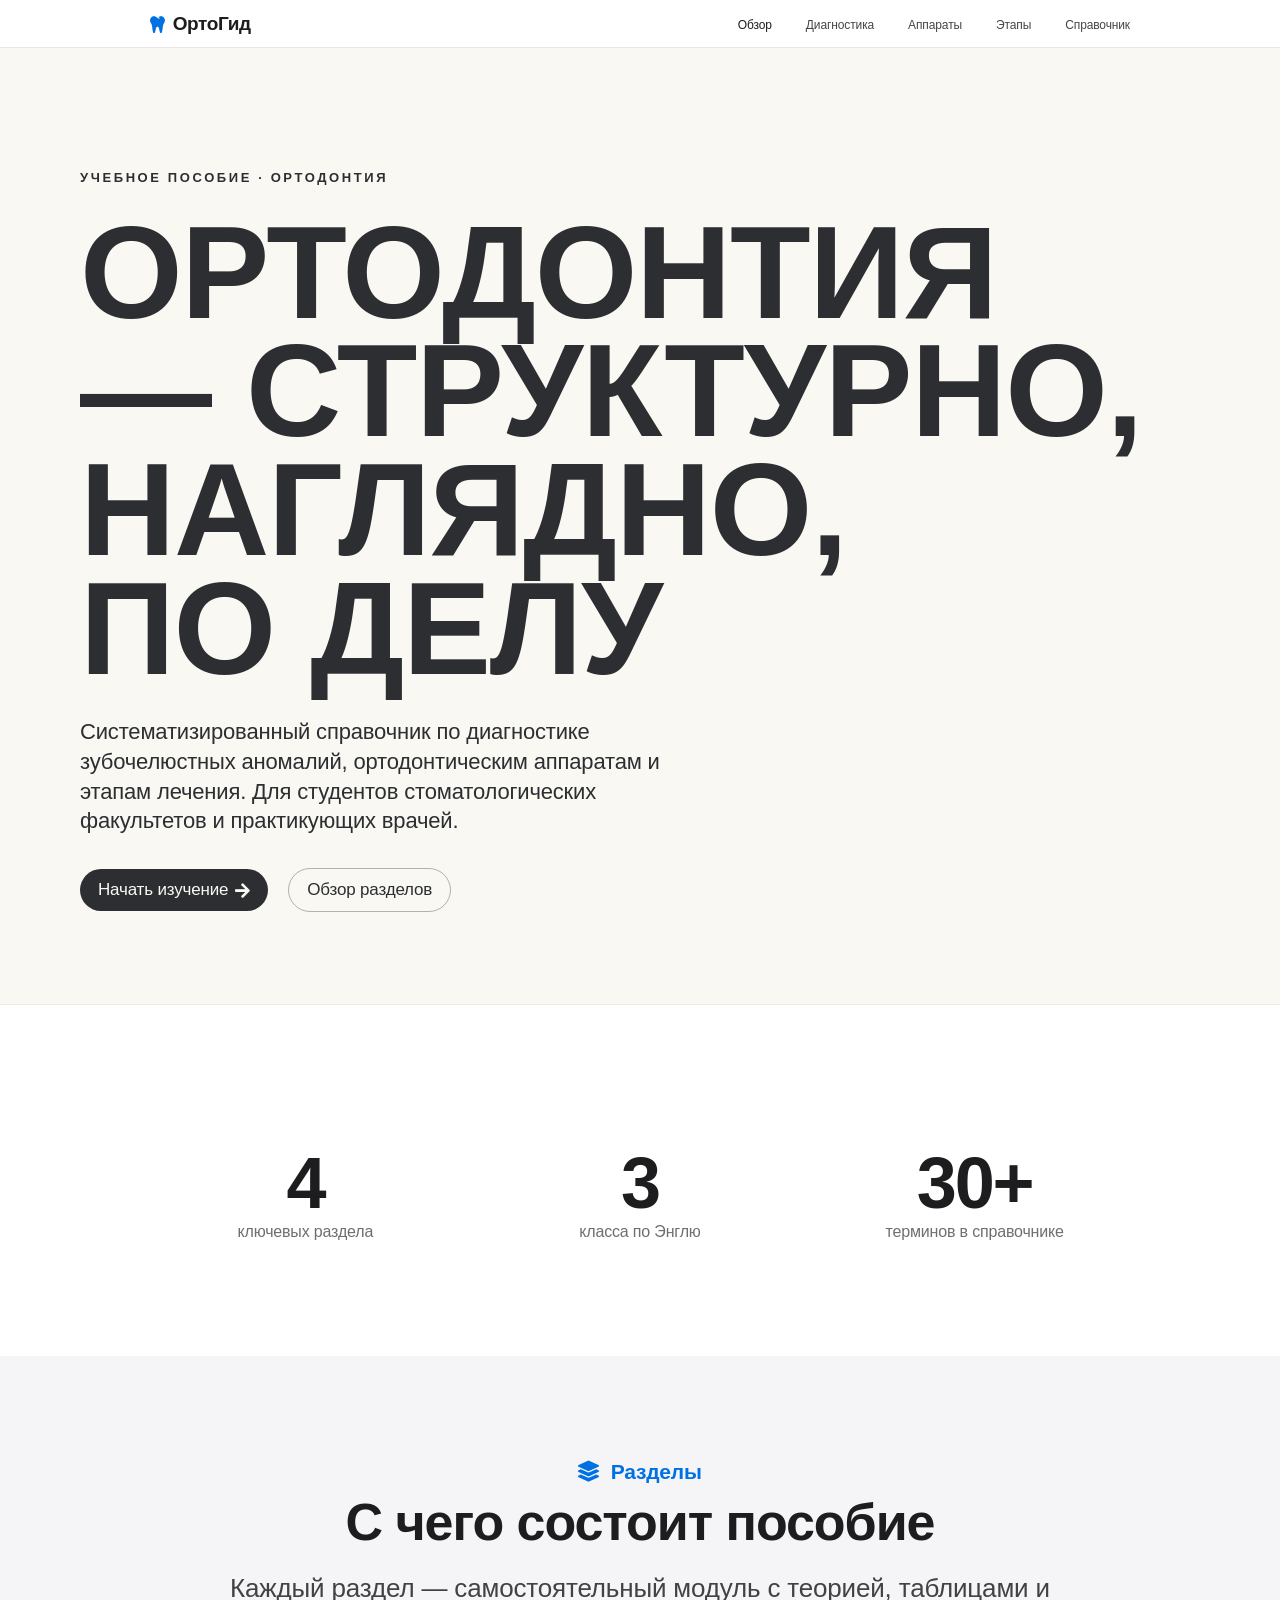
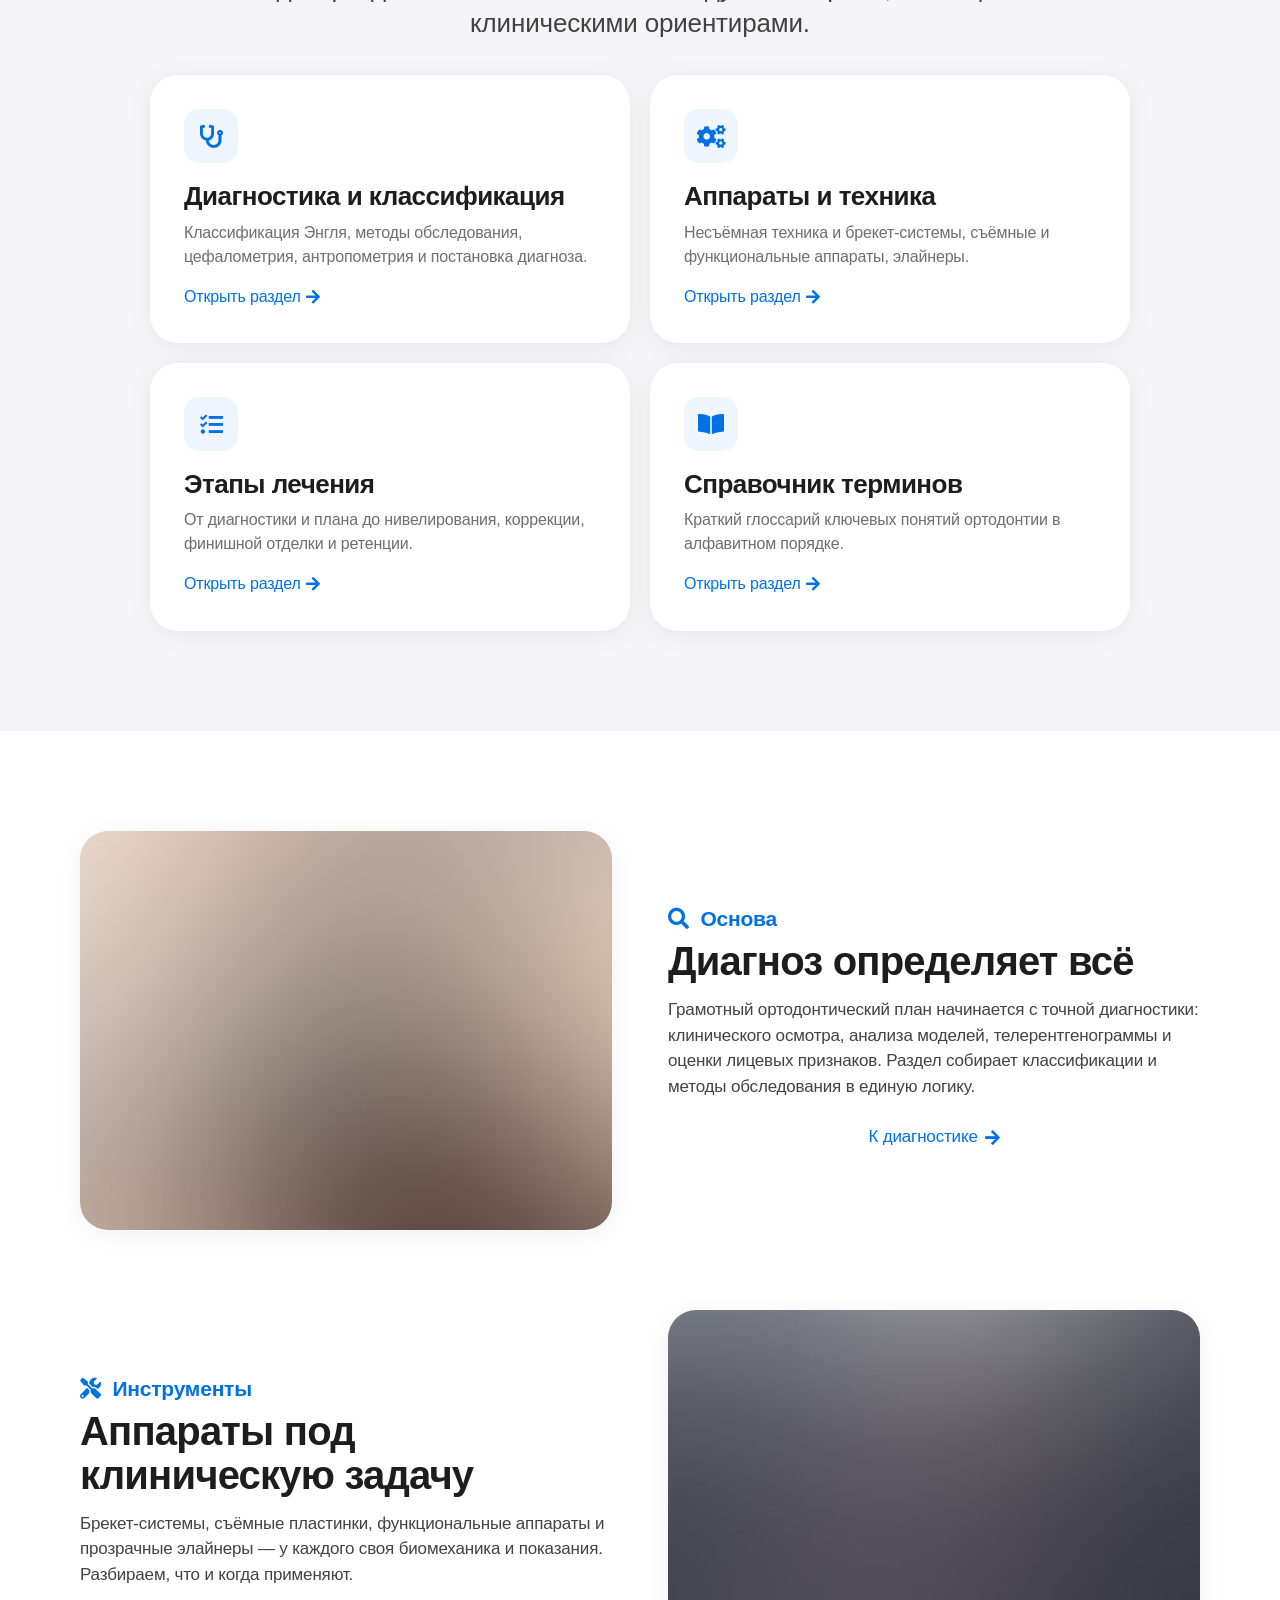
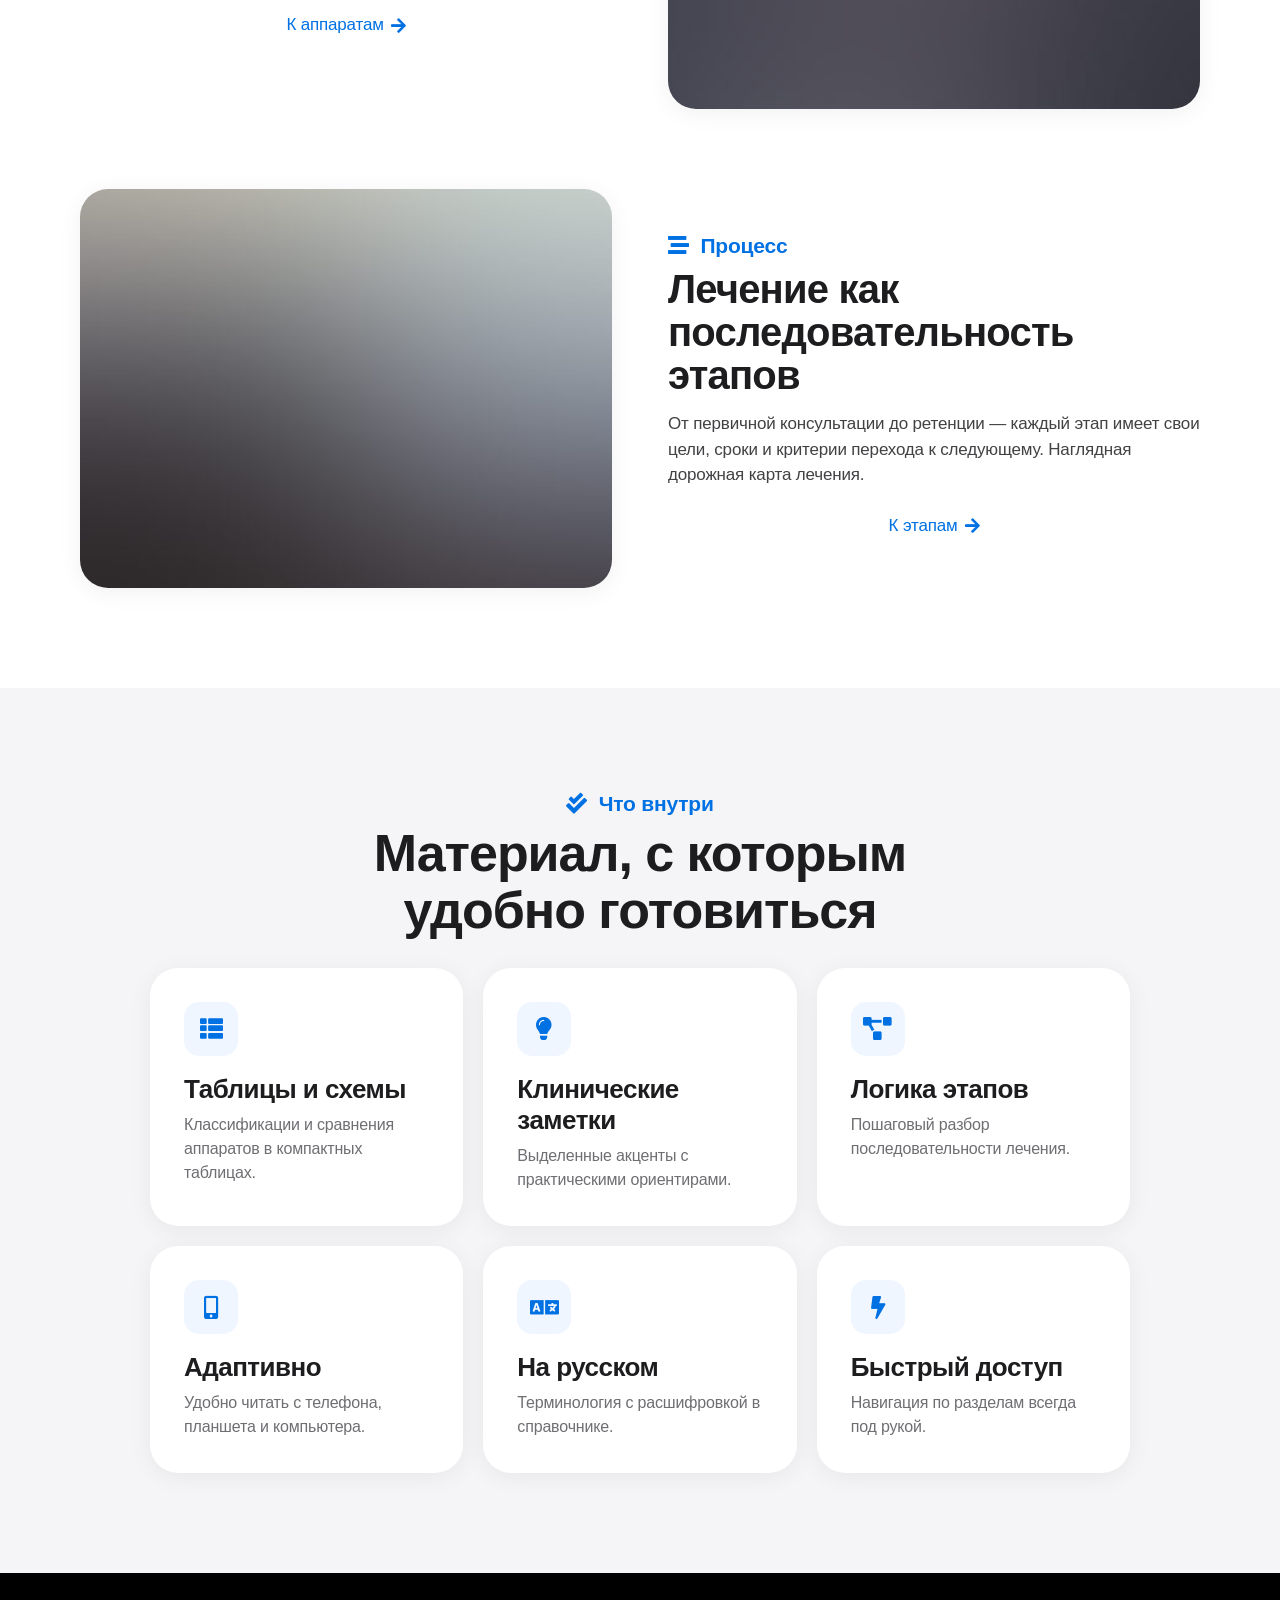
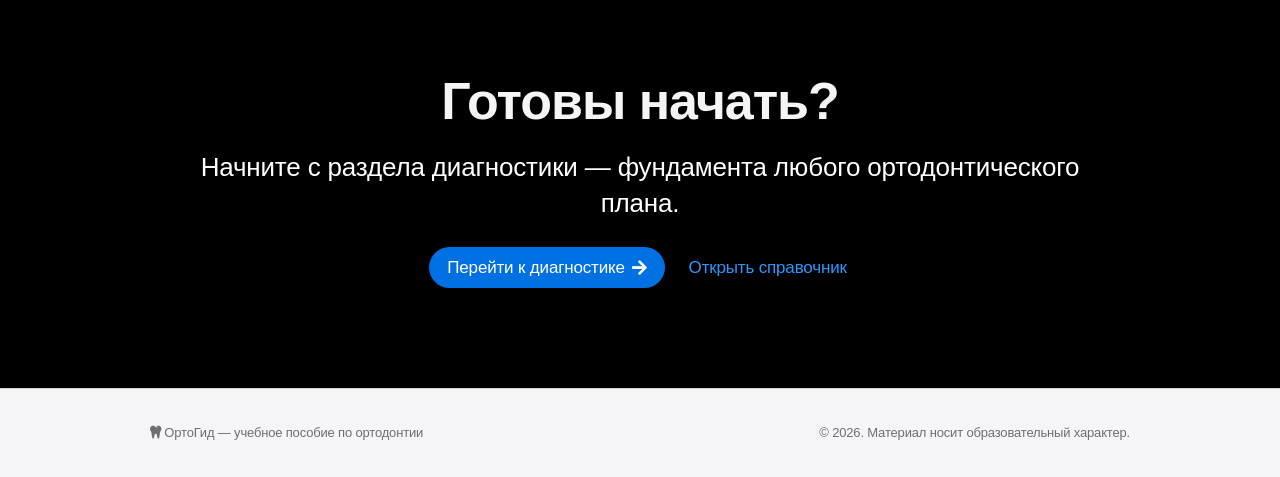
<file: index.html>
<!DOCTYPE html>
<html lang="ru">
<head>
  <meta charset="utf-8" />
  <meta name="viewport" content="width=device-width, initial-scale=1" />
  <title>Ортодонтическое пособие — учебный справочник</title>
  <meta name="description" content="Современное учебное пособие по ортодонтии для студентов и врачей: диагностика, классификации, аппараты, этапы лечения и справочник терминов." />
  <link rel="stylesheet" href="assets/css/fontawesome-all.min.css" />
  <link rel="stylesheet" href="assets/css/style.css" />
</head>
<body>

  <header class="nav">
    <div class="nav-inner">
      <a class="brand" href="index.html"><i class="fas fa-tooth"></i> ОртоГид</a>
      <button class="nav-toggle" data-burger aria-label="Меню"><i class="fas fa-bars"></i></button>
      <ul class="nav-menu">
        <li><a href="index.html" class="active">Обзор</a></li>
        <li><a href="diagnostika.html">Диагностика</a></li>
        <li><a href="apparaty.html">Аппараты</a></li>
        <li><a href="etapy.html">Этапы</a></li>
        <li><a href="spravochnik.html">Справочник</a></li>
      </ul>
    </div>
  </header>

  <main class="main">

      <!-- Hero -->
      <header class="hero hero-poster">
        <div class="container">
          <span class="eyebrow reveal">Учебное пособие · Ортодонтия</span>
          <h1 class="reveal">Ортодонтия — структурно, наглядно, по делу</h1>
          <p class="lead reveal">Систематизированный справочник по диагностике зубочелюстных аномалий,
            ортодонтическим аппаратам и этапам лечения. Для студентов стоматологических
            факультетов и практикующих врачей.</p>
          <ul class="actions reveal">
            <li><a href="diagnostika.html" class="btn btn-primary">Начать изучение <i class="fas fa-arrow-right"></i></a></li>
            <li><a href="#temy" class="btn btn-ghost">Обзор разделов</a></li>
          </ul>
        </div>
      </header>

      <!-- Stats -->
      <section class="section">
        <div class="container">
          <div class="stats reveal">
            <div class="stat"><b>4</b><span>ключевых раздела</span></div>
            <div class="stat"><b>3</b><span>класса по Энглю</span></div>
            <div class="stat"><b>30+</b><span>терминов в справочнике</span></div>
          </div>
        </div>
      </section>

      <!-- Темы -->
      <section id="temy" class="section panel">
        <div class="container">
          <span class="eyebrow reveal"><i class="fas fa-layer-group"></i> Разделы</span>
          <h2 class="reveal">С чего состоит пособие</h2>
          <p class="lead reveal" style="margin-bottom:34px;">Каждый раздел — самостоятельный модуль
            с теорией, таблицами и клиническими ориентирами.</p>
          <div class="grid cols-2">
            <a class="card reveal" href="diagnostika.html">
              <span class="ic"><i class="fas fa-stethoscope"></i></span>
              <h3>Диагностика и классификация</h3>
              <p>Классификация Энгля, методы обследования, цефалометрия, антропометрия и постановка диагноза.</p>
              <span class="more">Открыть раздел <i class="fas fa-arrow-right"></i></span>
            </a>
            <a class="card reveal" href="apparaty.html">
              <span class="ic"><i class="fas fa-cogs"></i></span>
              <h3>Аппараты и техника</h3>
              <p>Несъёмная техника и брекет-системы, съёмные и функциональные аппараты, элайнеры.</p>
              <span class="more">Открыть раздел <i class="fas fa-arrow-right"></i></span>
            </a>
            <a class="card reveal" href="etapy.html">
              <span class="ic"><i class="fas fa-tasks"></i></span>
              <h3>Этапы лечения</h3>
              <p>От диагностики и плана до нивелирования, коррекции, финишной отделки и ретенции.</p>
              <span class="more">Открыть раздел <i class="fas fa-arrow-right"></i></span>
            </a>
            <a class="card reveal" href="spravochnik.html">
              <span class="ic"><i class="fas fa-book-open"></i></span>
              <h3>Справочник терминов</h3>
              <p>Краткий глоссарий ключевых понятий ортодонтии в алфавитном порядке.</p>
              <span class="more">Открыть раздел <i class="fas fa-arrow-right"></i></span>
            </a>
          </div>
        </div>
      </section>

      <!-- Spotlights -->
      <section class="section">
        <div class="container wide">
          <div class="spotlight reveal">
            <div class="media"><img src="images/pic01.jpg" alt="Диагностика прикуса" /></div>
            <div class="body">
              <span class="eyebrow"><i class="fas fa-search"></i> Основа</span>
              <h2>Диагноз определяет всё</h2>
              <p>Грамотный ортодонтический план начинается с точной диагностики: клинического осмотра,
                анализа моделей, телерентгенограммы и оценки лицевых признаков. Раздел собирает
                классификации и методы обследования в единую логику.</p>
              <ul class="actions"><li><a href="diagnostika.html" class="btn btn-ghost">К диагностике <i class="fas fa-arrow-right"></i></a></li></ul>
            </div>
          </div>
          <div class="spotlight flip reveal">
            <div class="media"><img src="images/pic02.jpg" alt="Ортодонтические аппараты" /></div>
            <div class="body">
              <span class="eyebrow"><i class="fas fa-tools"></i> Инструменты</span>
              <h2>Аппараты под клиническую задачу</h2>
              <p>Брекет-системы, съёмные пластинки, функциональные аппараты и прозрачные элайнеры —
                у каждого своя биомеханика и показания. Разбираем, что и когда применяют.</p>
              <ul class="actions"><li><a href="apparaty.html" class="btn btn-ghost">К аппаратам <i class="fas fa-arrow-right"></i></a></li></ul>
            </div>
          </div>
          <div class="spotlight reveal">
            <div class="media"><img src="images/pic03.jpg" alt="Этапы лечения" /></div>
            <div class="body">
              <span class="eyebrow"><i class="fas fa-stream"></i> Процесс</span>
              <h2>Лечение как последовательность этапов</h2>
              <p>От первичной консультации до ретенции — каждый этап имеет свои цели, сроки
                и критерии перехода к следующему. Наглядная дорожная карта лечения.</p>
              <ul class="actions"><li><a href="etapy.html" class="btn btn-ghost">К этапам <i class="fas fa-arrow-right"></i></a></li></ul>
            </div>
          </div>
        </div>
      </section>

      <!-- Что внутри -->
      <section class="section panel">
        <div class="container">
          <span class="eyebrow reveal"><i class="fas fa-check-double"></i> Что внутри</span>
          <h2 class="reveal">Материал, с которым удобно готовиться</h2>
          <div class="grid cols-3" style="margin-top:30px;">
            <div class="card reveal"><span class="ic"><i class="fas fa-th-list"></i></span><h3>Таблицы и схемы</h3><p>Классификации и сравнения аппаратов в компактных таблицах.</p></div>
            <div class="card reveal"><span class="ic"><i class="fas fa-lightbulb"></i></span><h3>Клинические заметки</h3><p>Выделенные акценты с практическими ориентирами.</p></div>
            <div class="card reveal"><span class="ic"><i class="fas fa-project-diagram"></i></span><h3>Логика этапов</h3><p>Пошаговый разбор последовательности лечения.</p></div>
            <div class="card reveal"><span class="ic"><i class="fas fa-mobile-alt"></i></span><h3>Адаптивно</h3><p>Удобно читать с телефона, планшета и компьютера.</p></div>
            <div class="card reveal"><span class="ic"><i class="fas fa-language"></i></span><h3>На русском</h3><p>Терминология с расшифровкой в справочнике.</p></div>
            <div class="card reveal"><span class="ic"><i class="fas fa-bolt"></i></span><h3>Быстрый доступ</h3><p>Навигация по разделам всегда под рукой.</p></div>
          </div>
        </div>
      </section>

      <!-- CTA -->
      <section class="section cta">
        <div class="container">
          <h2 class="reveal">Готовы начать?</h2>
          <p class="lead reveal" style="margin:0 auto 26px; color:#fff;">Начните с раздела диагностики —
            фундамента любого ортодонтического плана.</p>
          <ul class="actions reveal" style="justify-content:center;">
            <li><a href="diagnostika.html" class="btn btn-primary">Перейти к диагностике <i class="fas fa-arrow-right"></i></a></li>
            <li><a href="spravochnik.html" class="btn btn-ghost">Открыть справочник</a></li>
          </ul>
        </div>
      </section>

    </main>

    <footer class="page-foot">
      <div class="inner">
        <span><i class="fas fa-tooth"></i> ОртоГид — учебное пособие по ортодонтии</span>
        <span>© 2026. Материал носит образовательный характер.</span>
      </div>
    </footer>

  <script src="assets/js/main.js"></script>
</body>
</html>
</file>
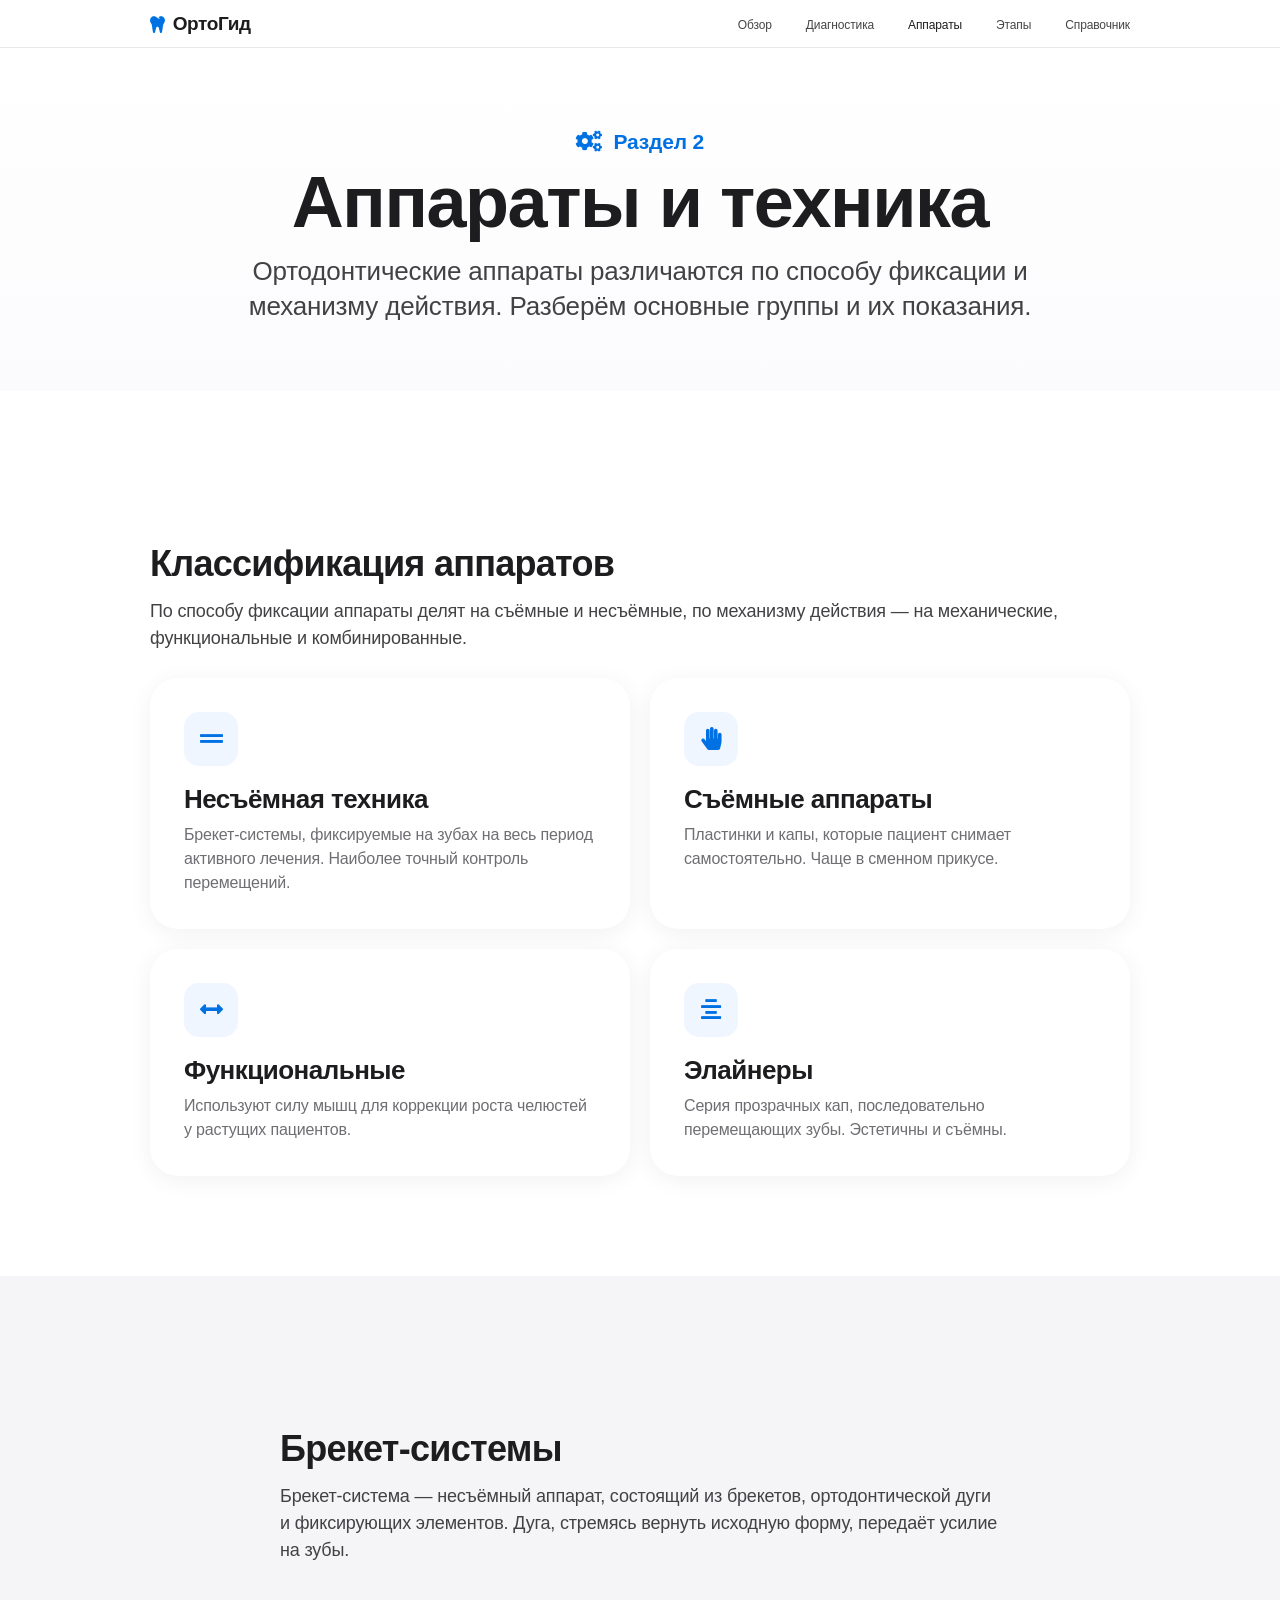
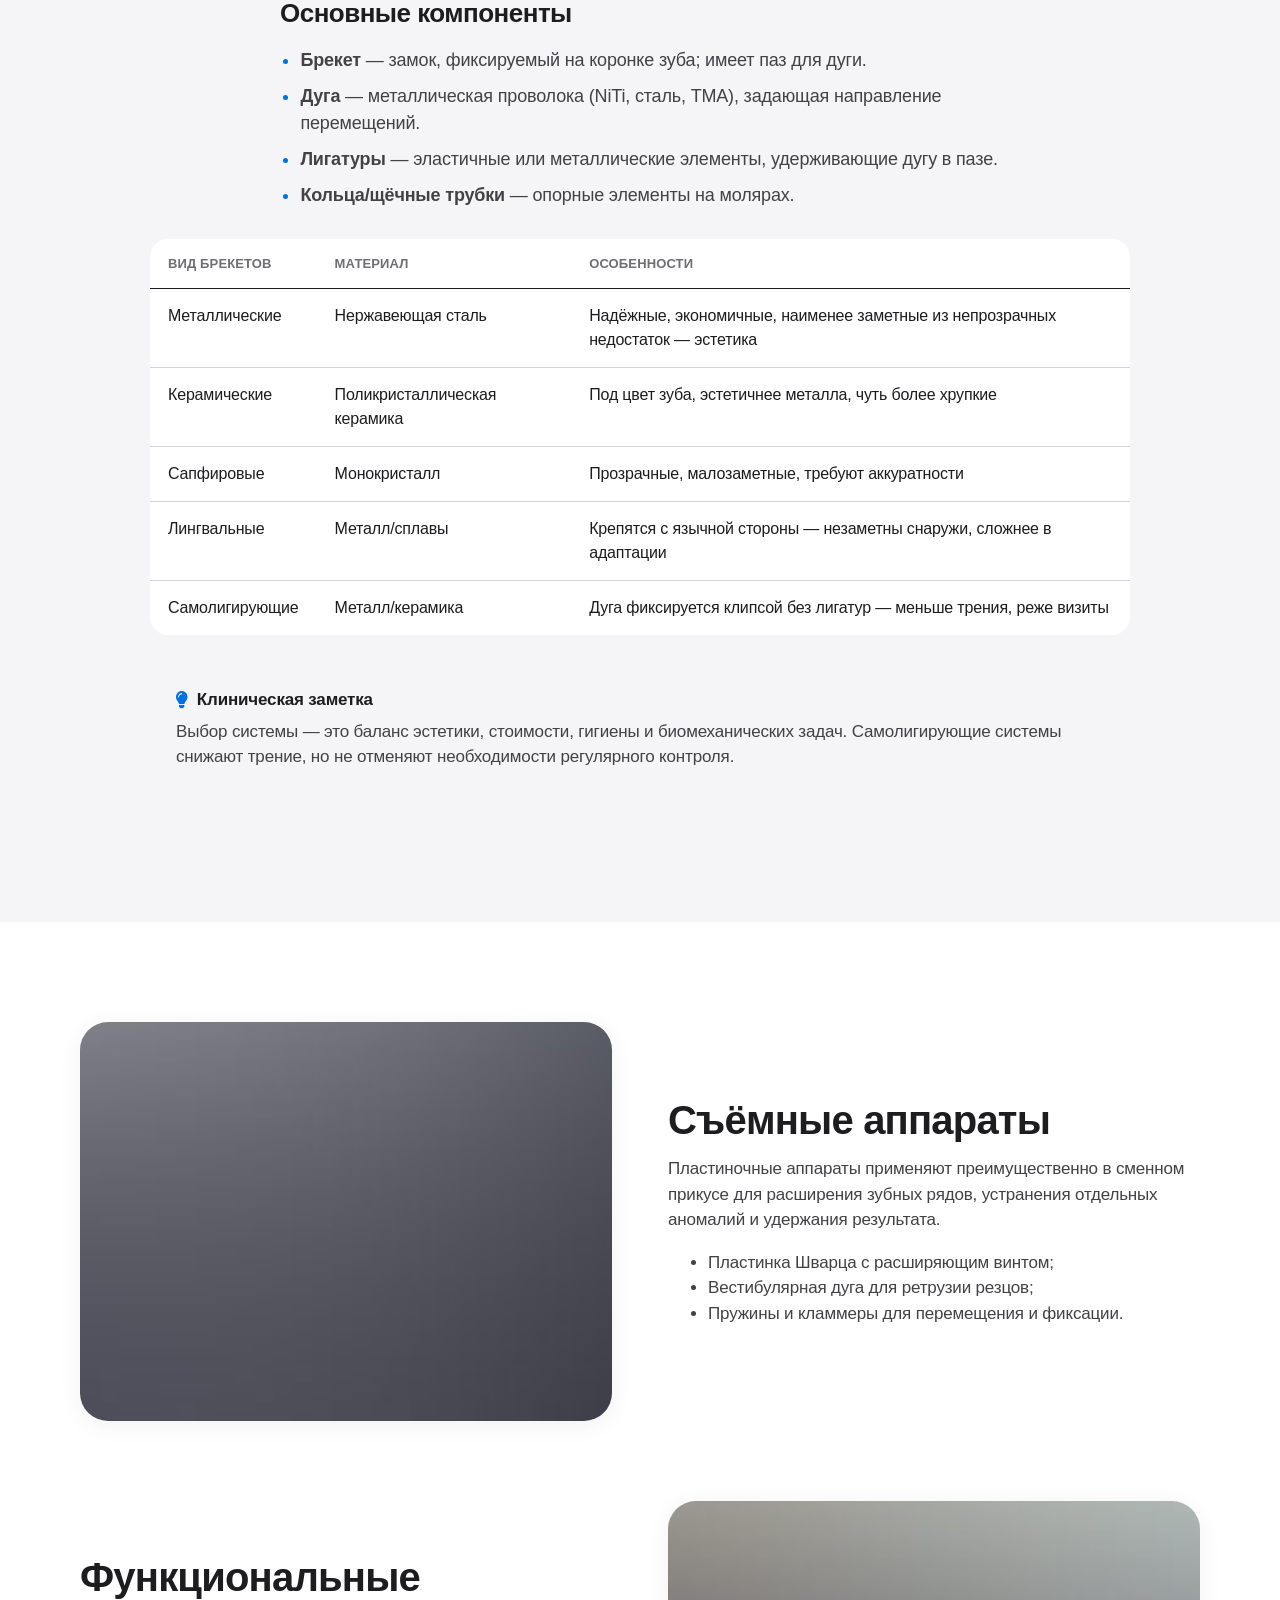
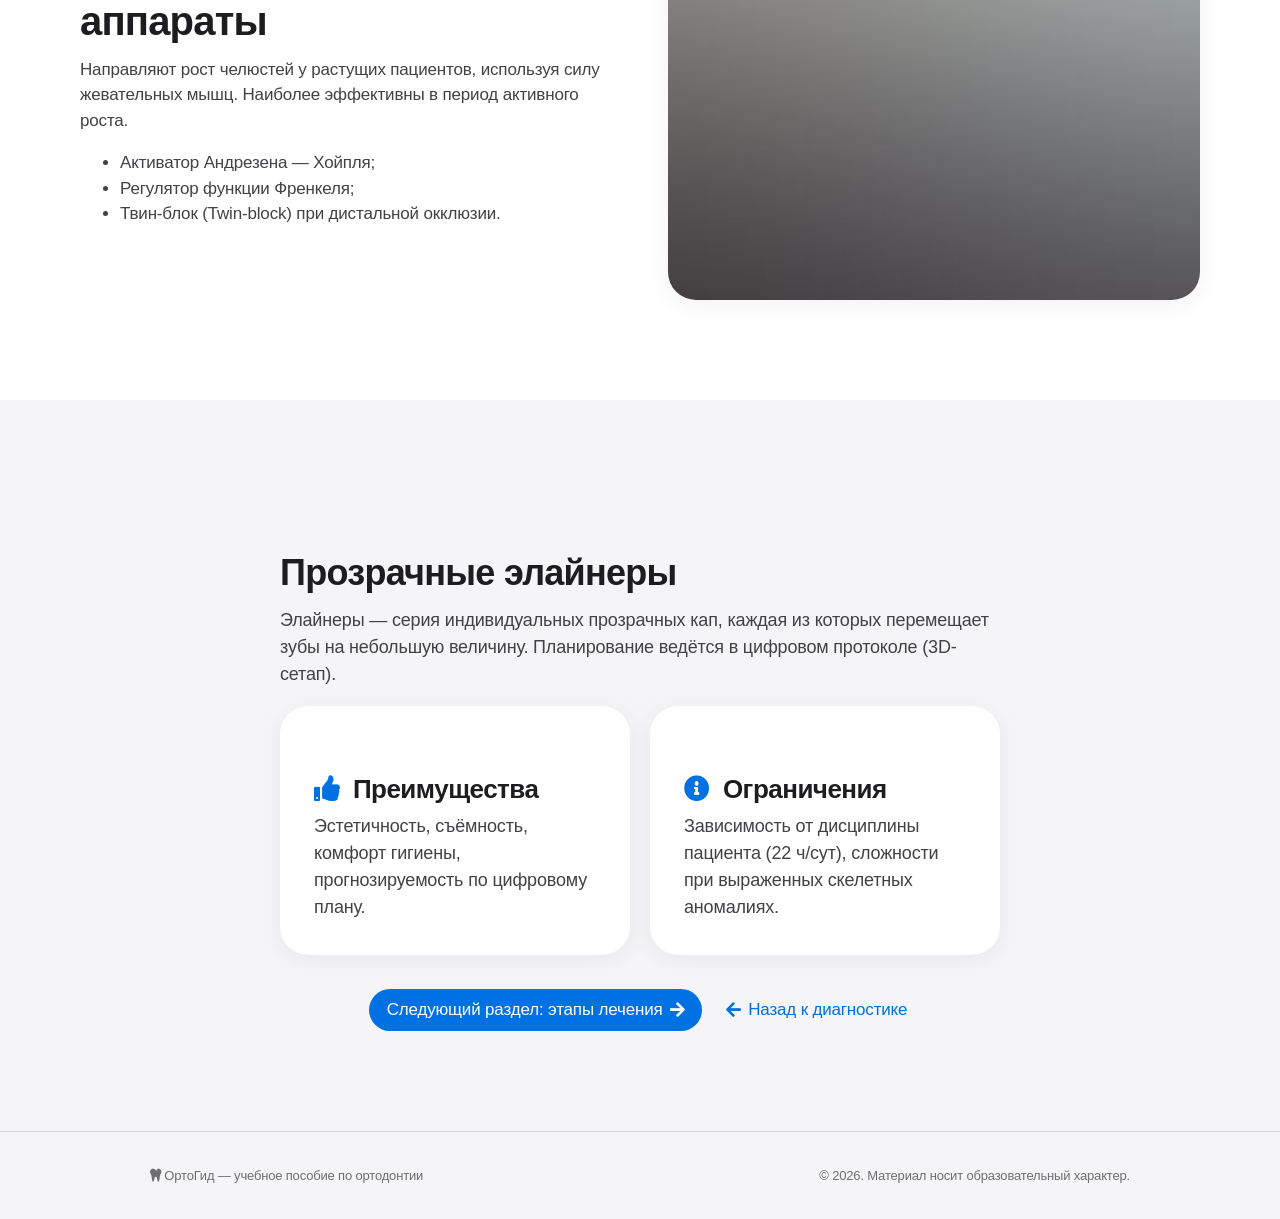
<file: apparaty.html>
<!DOCTYPE html>
<html lang="ru">
<head>
  <meta charset="utf-8" />
  <meta name="viewport" content="width=device-width, initial-scale=1" />
  <title>Аппараты и техника — Ортодонтическое пособие</title>
  <meta name="description" content="Ортодонтические аппараты: брекет-системы, съёмные и функциональные аппараты, прозрачные элайнеры." />
  <link rel="stylesheet" href="assets/css/fontawesome-all.min.css" />
  <link rel="stylesheet" href="assets/css/style.css" />
</head>
<body>
  <header class="nav">
    <div class="nav-inner">
      <a class="brand" href="index.html"><i class="fas fa-tooth"></i> ОртоГид</a>
      <button class="nav-toggle" data-burger aria-label="Меню"><i class="fas fa-bars"></i></button>
      <ul class="nav-menu">
        <li><a href="index.html">Обзор</a></li>
        <li><a href="diagnostika.html">Диагностика</a></li>
        <li><a href="apparaty.html" class="active">Аппараты</a></li>
        <li><a href="etapy.html">Этапы</a></li>
        <li><a href="spravochnik.html">Справочник</a></li>
      </ul>
    </div>
  </header>

  <main class="main">
      <header class="hero">
        <div class="container">
          <span class="eyebrow reveal"><i class="fas fa-cogs"></i> Раздел 2</span>
          <h1 class="reveal">Аппараты и техника</h1>
          <p class="lead reveal">Ортодонтические аппараты различаются по способу фиксации и механизму
            действия. Разберём основные группы и их показания.</p>
        </div>
      </header>

      <!-- Обзор групп -->
      <section class="section">
        <div class="container">
          <div class="prose reveal" style="max-width:none;">
            <h2>Классификация аппаратов</h2>
            <p>По способу фиксации аппараты делят на съёмные и несъёмные, по механизму действия —
              на механические, функциональные и комбинированные.</p>
          </div>
          <div class="grid cols-2" style="margin-top:26px;">
            <div class="card reveal"><span class="ic"><i class="fas fa-grip-lines"></i></span><h3>Несъёмная техника</h3><p>Брекет-системы, фиксируемые на зубах на весь период активного лечения. Наиболее точный контроль перемещений.</p></div>
            <div class="card reveal"><span class="ic"><i class="fas fa-hand-paper"></i></span><h3>Съёмные аппараты</h3><p>Пластинки и капы, которые пациент снимает самостоятельно. Чаще в сменном прикусе.</p></div>
            <div class="card reveal"><span class="ic"><i class="fas fa-arrows-alt-h"></i></span><h3>Функциональные</h3><p>Используют силу мышц для коррекции роста челюстей у растущих пациентов.</p></div>
            <div class="card reveal"><span class="ic"><i class="fas fa-align-center"></i></span><h3>Элайнеры</h3><p>Серия прозрачных кап, последовательно перемещающих зубы. Эстетичны и съёмны.</p></div>
          </div>
        </div>
      </section>

      <!-- Брекеты -->
      <section class="section panel">
        <div class="container">
          <div class="prose reveal">
            <h2 id="brekety">Брекет-системы</h2>
            <p>Брекет-система — несъёмный аппарат, состоящий из брекетов, ортодонтической дуги
              и фиксирующих элементов. Дуга, стремясь вернуть исходную форму, передаёт усилие на зубы.</p>

            <h3>Основные компоненты</h3>
            <ul>
              <li><b>Брекет</b> — замок, фиксируемый на коронке зуба; имеет паз для дуги.</li>
              <li><b>Дуга</b> — металлическая проволока (NiTi, сталь, TMA), задающая направление перемещений.</li>
              <li><b>Лигатуры</b> — эластичные или металлические элементы, удерживающие дугу в пазе.</li>
              <li><b>Кольца/щёчные трубки</b> — опорные элементы на молярах.</li>
            </ul>
          </div>

          <div class="table-wrap reveal">
            <table>
              <thead><tr><th>Вид брекетов</th><th>Материал</th><th>Особенности</th></tr></thead>
              <tbody>
                <tr><td>Металлические</td><td>Нержавеющая сталь</td><td>Надёжные, экономичные, наименее заметные из непрозрачных недостаток — эстетика</td></tr>
                <tr><td>Керамические</td><td>Поликристаллическая керамика</td><td>Под цвет зуба, эстетичнее металла, чуть более хрупкие</td></tr>
                <tr><td>Сапфировые</td><td>Монокристалл</td><td>Прозрачные, малозаметные, требуют аккуратности</td></tr>
                <tr><td>Лингвальные</td><td>Металл/сплавы</td><td>Крепятся с язычной стороны — незаметны снаружи, сложнее в адаптации</td></tr>
                <tr><td>Самолигирующие</td><td>Металл/керамика</td><td>Дуга фиксируется клипсой без лигатур — меньше трения, реже визиты</td></tr>
              </tbody>
            </table>
          </div>

          <div class="callout reveal">
            <div class="t"><i class="fas fa-lightbulb"></i> Клиническая заметка</div>
            <p>Выбор системы — это баланс эстетики, стоимости, гигиены и биомеханических задач.
              Самолигирующие системы снижают трение, но не отменяют необходимости регулярного контроля.</p>
          </div>
        </div>
      </section>

      <!-- Съёмные и функциональные -->
      <section class="section">
        <div class="container wide">
          <div class="spotlight reveal">
            <div class="media"><img src="images/pic05.jpg" alt="Съёмный аппарат" /></div>
            <div class="body">
              <h2 id="semnye">Съёмные аппараты</h2>
              <p>Пластиночные аппараты применяют преимущественно в сменном прикусе для расширения
                зубных рядов, устранения отдельных аномалий и удержания результата.</p>
              <ul>
                <li>Пластинка Шварца с расширяющим винтом;</li>
                <li>Вестибулярная дуга для ретрузии резцов;</li>
                <li>Пружины и кламмеры для перемещения и фиксации.</li>
              </ul>
            </div>
          </div>
          <div class="spotlight flip reveal">
            <div class="media"><img src="images/pic06.jpg" alt="Функциональный аппарат" /></div>
            <div class="body">
              <h2 id="funkcionalnye">Функциональные аппараты</h2>
              <p>Направляют рост челюстей у растущих пациентов, используя силу жевательных мышц.
                Наиболее эффективны в период активного роста.</p>
              <ul>
                <li>Активатор Андрезена — Хойпля;</li>
                <li>Регулятор функции Френкеля;</li>
                <li>Твин-блок (Twin-block) при дистальной окклюзии.</li>
              </ul>
            </div>
          </div>
        </div>
      </section>

      <!-- Элайнеры -->
      <section class="section panel">
        <div class="container">
          <div class="prose reveal">
            <h2 id="elainery">Прозрачные элайнеры</h2>
            <p>Элайнеры — серия индивидуальных прозрачных кап, каждая из которых перемещает зубы
              на небольшую величину. Планирование ведётся в цифровом протоколе (3D-сетап).</p>
            <div class="grid cols-2" style="margin-top:8px;">
              <div class="card"><h3><i class="fas fa-thumbs-up" style="color:var(--blue)"></i>&nbsp; Преимущества</h3><p>Эстетичность, съёмность, комфорт гигиены, прогнозируемость по цифровому плану.</p></div>
              <div class="card"><h3><i class="fas fa-info-circle" style="color:var(--blue)"></i>&nbsp; Ограничения</h3><p>Зависимость от дисциплины пациента (22 ч/сут), сложности при выраженных скелетных аномалиях.</p></div>
            </div>
          </div>

          <ul class="actions reveal" style="margin-top:34px;">
            <li><a href="etapy.html" class="btn btn-primary">Следующий раздел: этапы лечения <i class="fas fa-arrow-right"></i></a></li>
            <li><a href="diagnostika.html" class="btn btn-ghost"><i class="fas fa-arrow-left"></i> Назад к диагностике</a></li>
          </ul>
        </div>
      </section>
    </main>

    <footer class="page-foot">
      <div class="inner">
        <span><i class="fas fa-tooth"></i> ОртоГид — учебное пособие по ортодонтии</span>
        <span>© 2026. Материал носит образовательный характер.</span>
      </div>
    </footer>

  <script src="assets/js/main.js"></script>
</body>
</html>
</file>
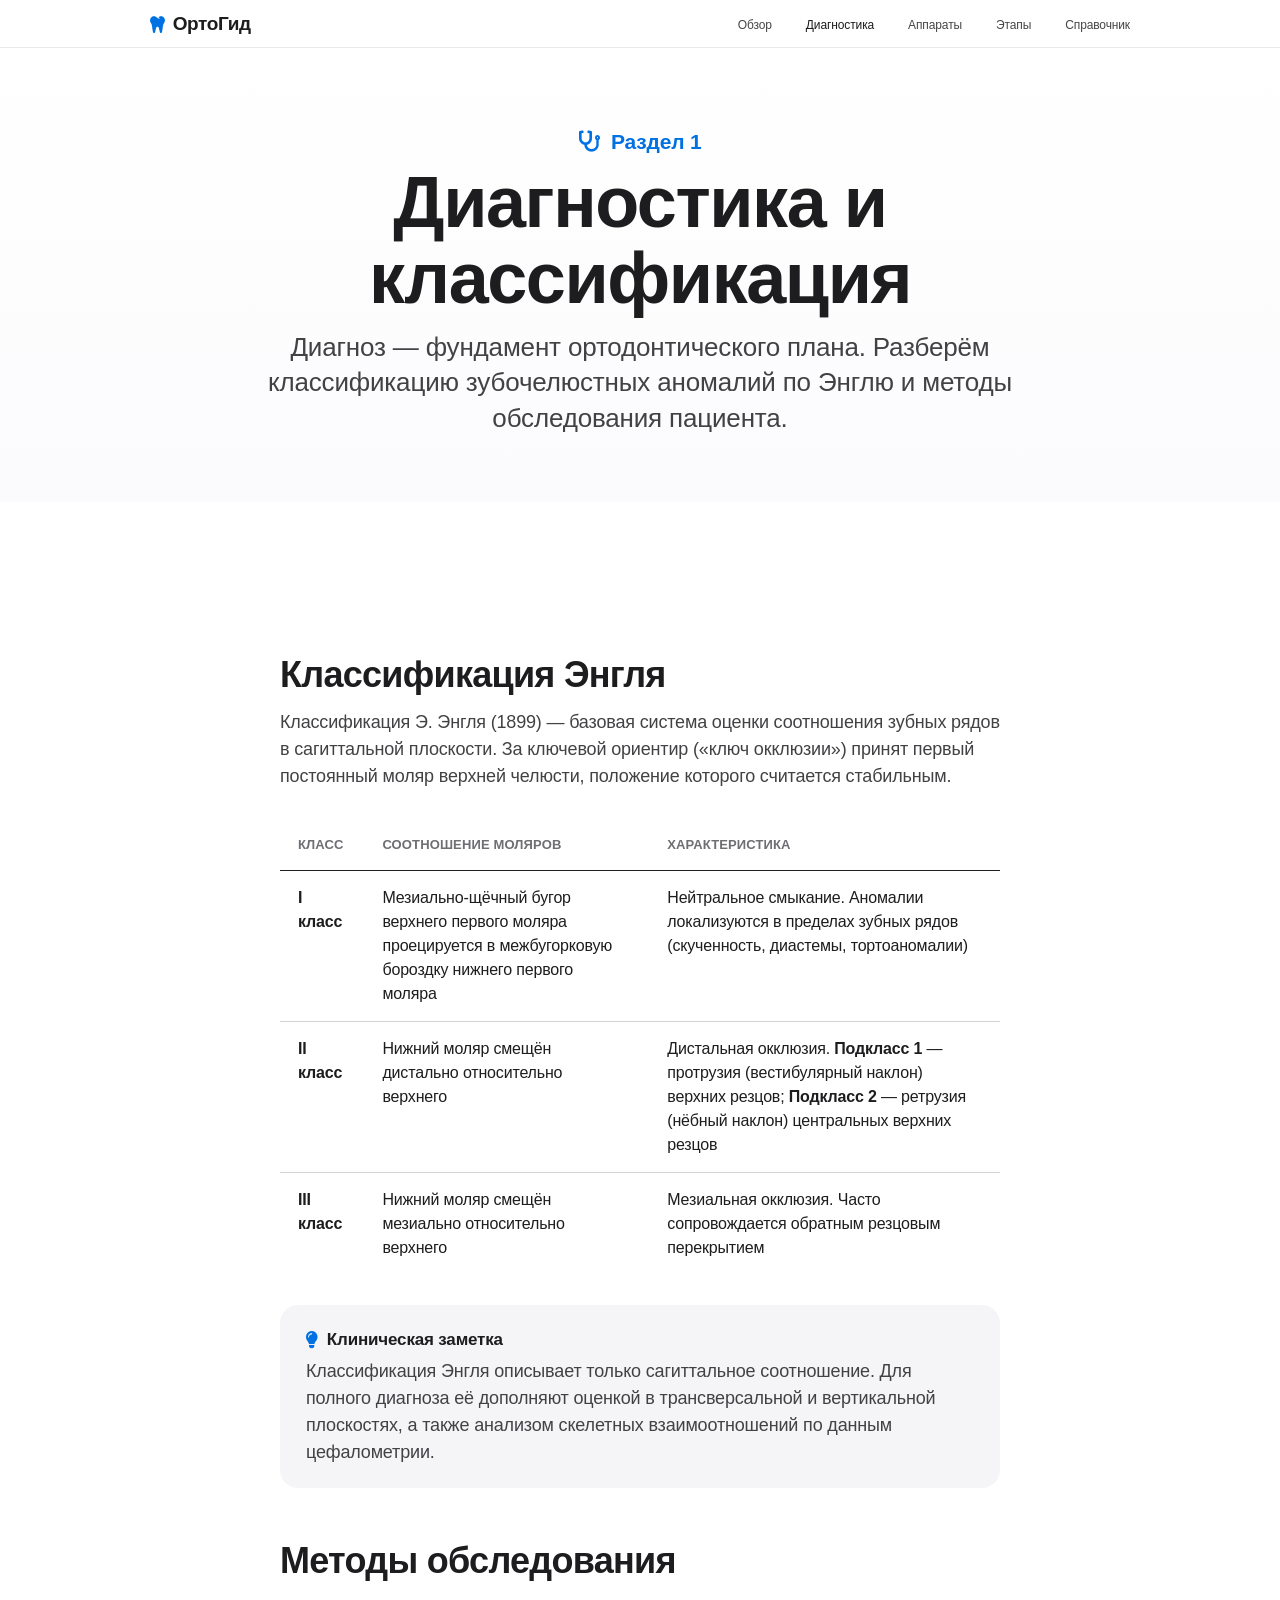
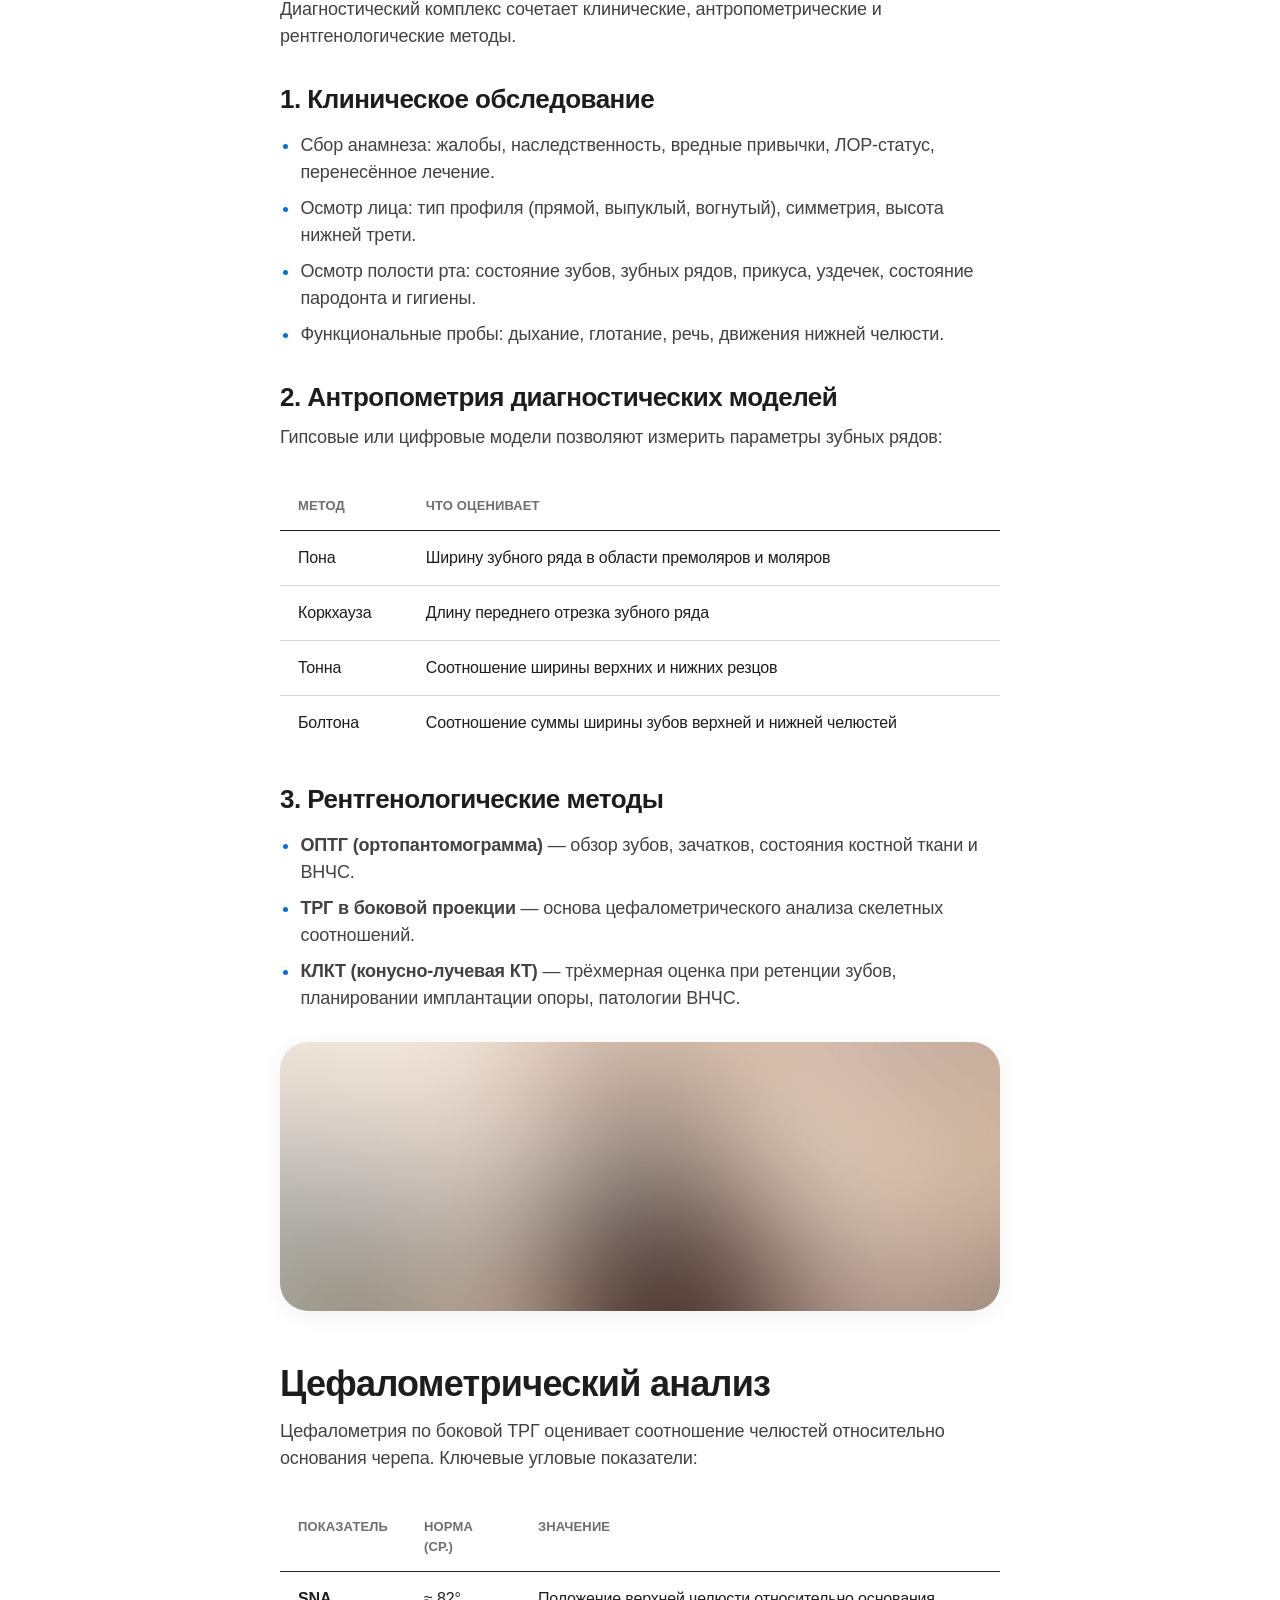
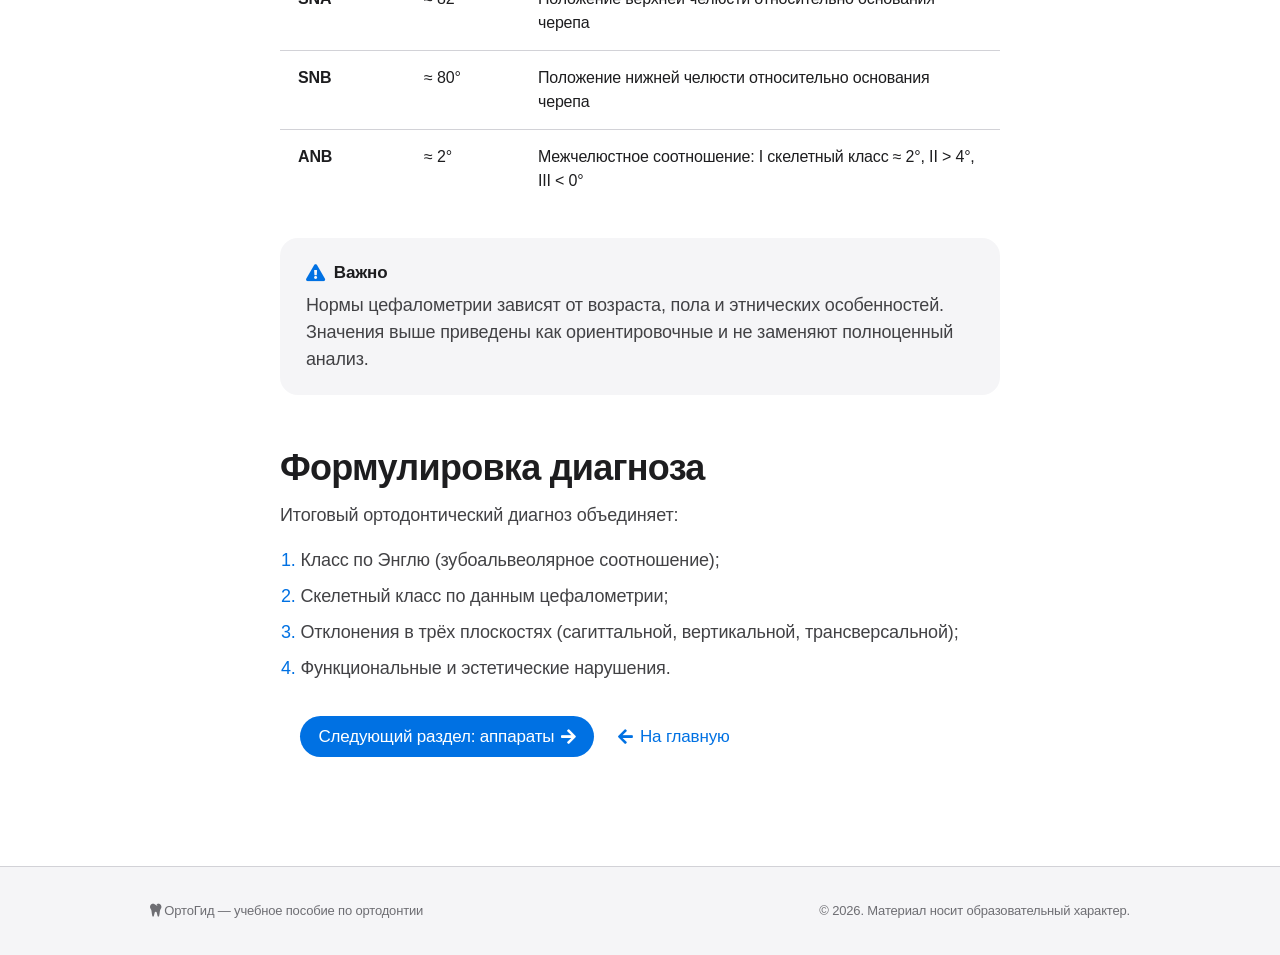
<file: diagnostika.html>
<!DOCTYPE html>
<html lang="ru">
<head>
  <meta charset="utf-8" />
  <meta name="viewport" content="width=device-width, initial-scale=1" />
  <title>Диагностика и классификация — Ортодонтическое пособие</title>
  <meta name="description" content="Классификация Энгля, методы обследования, диагностические модели и цефалометрический анализ в ортодонтии." />
  <link rel="stylesheet" href="assets/css/fontawesome-all.min.css" />
  <link rel="stylesheet" href="assets/css/style.css" />
</head>
<body>
  <header class="nav">
    <div class="nav-inner">
      <a class="brand" href="index.html"><i class="fas fa-tooth"></i> ОртоГид</a>
      <button class="nav-toggle" data-burger aria-label="Меню"><i class="fas fa-bars"></i></button>
      <ul class="nav-menu">
        <li><a href="index.html">Обзор</a></li>
        <li><a href="diagnostika.html" class="active">Диагностика</a></li>
        <li><a href="apparaty.html">Аппараты</a></li>
        <li><a href="etapy.html">Этапы</a></li>
        <li><a href="spravochnik.html">Справочник</a></li>
      </ul>
    </div>
  </header>

  <main class="main">
      <header class="hero">
        <div class="container">
          <span class="eyebrow reveal"><i class="fas fa-stethoscope"></i> Раздел 1</span>
          <h1 class="reveal">Диагностика и классификация</h1>
          <p class="lead reveal">Диагноз — фундамент ортодонтического плана. Разберём классификацию
            зубочелюстных аномалий по Энглю и методы обследования пациента.</p>
        </div>
      </header>

      <section class="section">
        <div class="container">
          <div class="prose reveal">
            <h2 id="engle">Классификация Энгля</h2>
            <p>Классификация Э. Энгля (1899) — базовая система оценки соотношения зубных рядов
              в сагиттальной плоскости. За ключевой ориентир («ключ окклюзии») принят первый
              постоянный моляр верхней челюсти, положение которого считается стабильным.</p>

            <div class="table-wrap">
              <table>
                <thead>
                  <tr><th>Класс</th><th>Соотношение моляров</th><th>Характеристика</th></tr>
                </thead>
                <tbody>
                  <tr>
                    <td><b>I класс</b></td>
                    <td>Мезиально-щёчный бугор верхнего первого моляра проецируется в межбугорковую бороздку нижнего первого моляра</td>
                    <td>Нейтральное смыкание. Аномалии локализуются в пределах зубных рядов (скученность, диастемы, тортоаномалии)</td>
                  </tr>
                  <tr>
                    <td><b>II класс</b></td>
                    <td>Нижний моляр смещён дистально относительно верхнего</td>
                    <td>Дистальная окклюзия. <b>Подкласс 1</b> — протрузия (вестибулярный наклон) верхних резцов; <b>Подкласс 2</b> — ретрузия (нёбный наклон) центральных верхних резцов</td>
                  </tr>
                  <tr>
                    <td><b>III класс</b></td>
                    <td>Нижний моляр смещён мезиально относительно верхнего</td>
                    <td>Мезиальная окклюзия. Часто сопровождается обратным резцовым перекрытием</td>
                  </tr>
                </tbody>
              </table>
            </div>

            <div class="callout">
              <div class="t"><i class="fas fa-lightbulb"></i> Клиническая заметка</div>
              <p>Классификация Энгля описывает только сагиттальное соотношение. Для полного диагноза
                её дополняют оценкой в трансверсальной и вертикальной плоскостях, а также анализом
                скелетных взаимоотношений по данным цефалометрии.</p>
            </div>

            <h2 id="metody">Методы обследования</h2>
            <p>Диагностический комплекс сочетает клинические, антропометрические и рентгенологические методы.</p>

            <h3>1. Клиническое обследование</h3>
            <ul>
              <li>Сбор анамнеза: жалобы, наследственность, вредные привычки, ЛОР-статус, перенесённое лечение.</li>
              <li>Осмотр лица: тип профиля (прямой, выпуклый, вогнутый), симметрия, высота нижней трети.</li>
              <li>Осмотр полости рта: состояние зубов, зубных рядов, прикуса, уздечек, состояние пародонта и гигиены.</li>
              <li>Функциональные пробы: дыхание, глотание, речь, движения нижней челюсти.</li>
            </ul>

            <h3>2. Антропометрия диагностических моделей</h3>
            <p>Гипсовые или цифровые модели позволяют измерить параметры зубных рядов:</p>
            <div class="table-wrap">
              <table>
                <thead><tr><th>Метод</th><th>Что оценивает</th></tr></thead>
                <tbody>
                  <tr><td>Пона</td><td>Ширину зубного ряда в области премоляров и моляров</td></tr>
                  <tr><td>Коркхауза</td><td>Длину переднего отрезка зубного ряда</td></tr>
                  <tr><td>Тонна</td><td>Соотношение ширины верхних и нижних резцов</td></tr>
                  <tr><td>Болтона</td><td>Соотношение суммы ширины зубов верхней и нижней челюстей</td></tr>
                </tbody>
              </table>
            </div>

            <h3>3. Рентгенологические методы</h3>
            <ul>
              <li><b>ОПТГ (ортопантомограмма)</b> — обзор зубов, зачатков, состояния костной ткани и ВНЧС.</li>
              <li><b>ТРГ в боковой проекции</b> — основа цефалометрического анализа скелетных соотношений.</li>
              <li><b>КЛКТ (конусно-лучевая КТ)</b> — трёхмерная оценка при ретенции зубов, планировании имплантации опоры, патологии ВНЧС.</li>
            </ul>

            <img src="images/pic04.jpg" alt="Рентгенологическая диагностика" />

            <h2 id="cefalometrija">Цефалометрический анализ</h2>
            <p>Цефалометрия по боковой ТРГ оценивает соотношение челюстей относительно основания черепа.
              Ключевые угловые показатели:</p>
            <div class="table-wrap">
              <table>
                <thead><tr><th>Показатель</th><th>Норма (ср.)</th><th>Значение</th></tr></thead>
                <tbody>
                  <tr><td><b>SNA</b></td><td>≈ 82°</td><td>Положение верхней челюсти относительно основания черепа</td></tr>
                  <tr><td><b>SNB</b></td><td>≈ 80°</td><td>Положение нижней челюсти относительно основания черепа</td></tr>
                  <tr><td><b>ANB</b></td><td>≈ 2°</td><td>Межчелюстное соотношение: I скелетный класс ≈ 2°, II &gt; 4°, III &lt; 0°</td></tr>
                </tbody>
              </table>
            </div>
            <div class="callout">
              <div class="t"><i class="fas fa-exclamation-triangle"></i> Важно</div>
              <p>Нормы цефалометрии зависят от возраста, пола и этнических особенностей. Значения выше
                приведены как ориентировочные и не заменяют полноценный анализ.</p>
            </div>

            <h2 id="diagnoz">Формулировка диагноза</h2>
            <p>Итоговый ортодонтический диагноз объединяет:</p>
            <ol>
              <li>Класс по Энглю (зубоальвеолярное соотношение);</li>
              <li>Скелетный класс по данным цефалометрии;</li>
              <li>Отклонения в трёх плоскостях (сагиттальной, вертикальной, трансверсальной);</li>
              <li>Функциональные и эстетические нарушения.</li>
            </ol>

            <ul class="actions" style="margin-top:34px;">
              <li><a href="apparaty.html" class="btn btn-primary">Следующий раздел: аппараты <i class="fas fa-arrow-right"></i></a></li>
              <li><a href="index.html" class="btn btn-ghost"><i class="fas fa-arrow-left"></i> На главную</a></li>
            </ul>
          </div>
        </div>
      </section>
    </main>

    <footer class="page-foot">
      <div class="inner">
        <span><i class="fas fa-tooth"></i> ОртоГид — учебное пособие по ортодонтии</span>
        <span>© 2026. Материал носит образовательный характер.</span>
      </div>
    </footer>

  <script src="assets/js/main.js"></script>
</body>
</html>
</file>
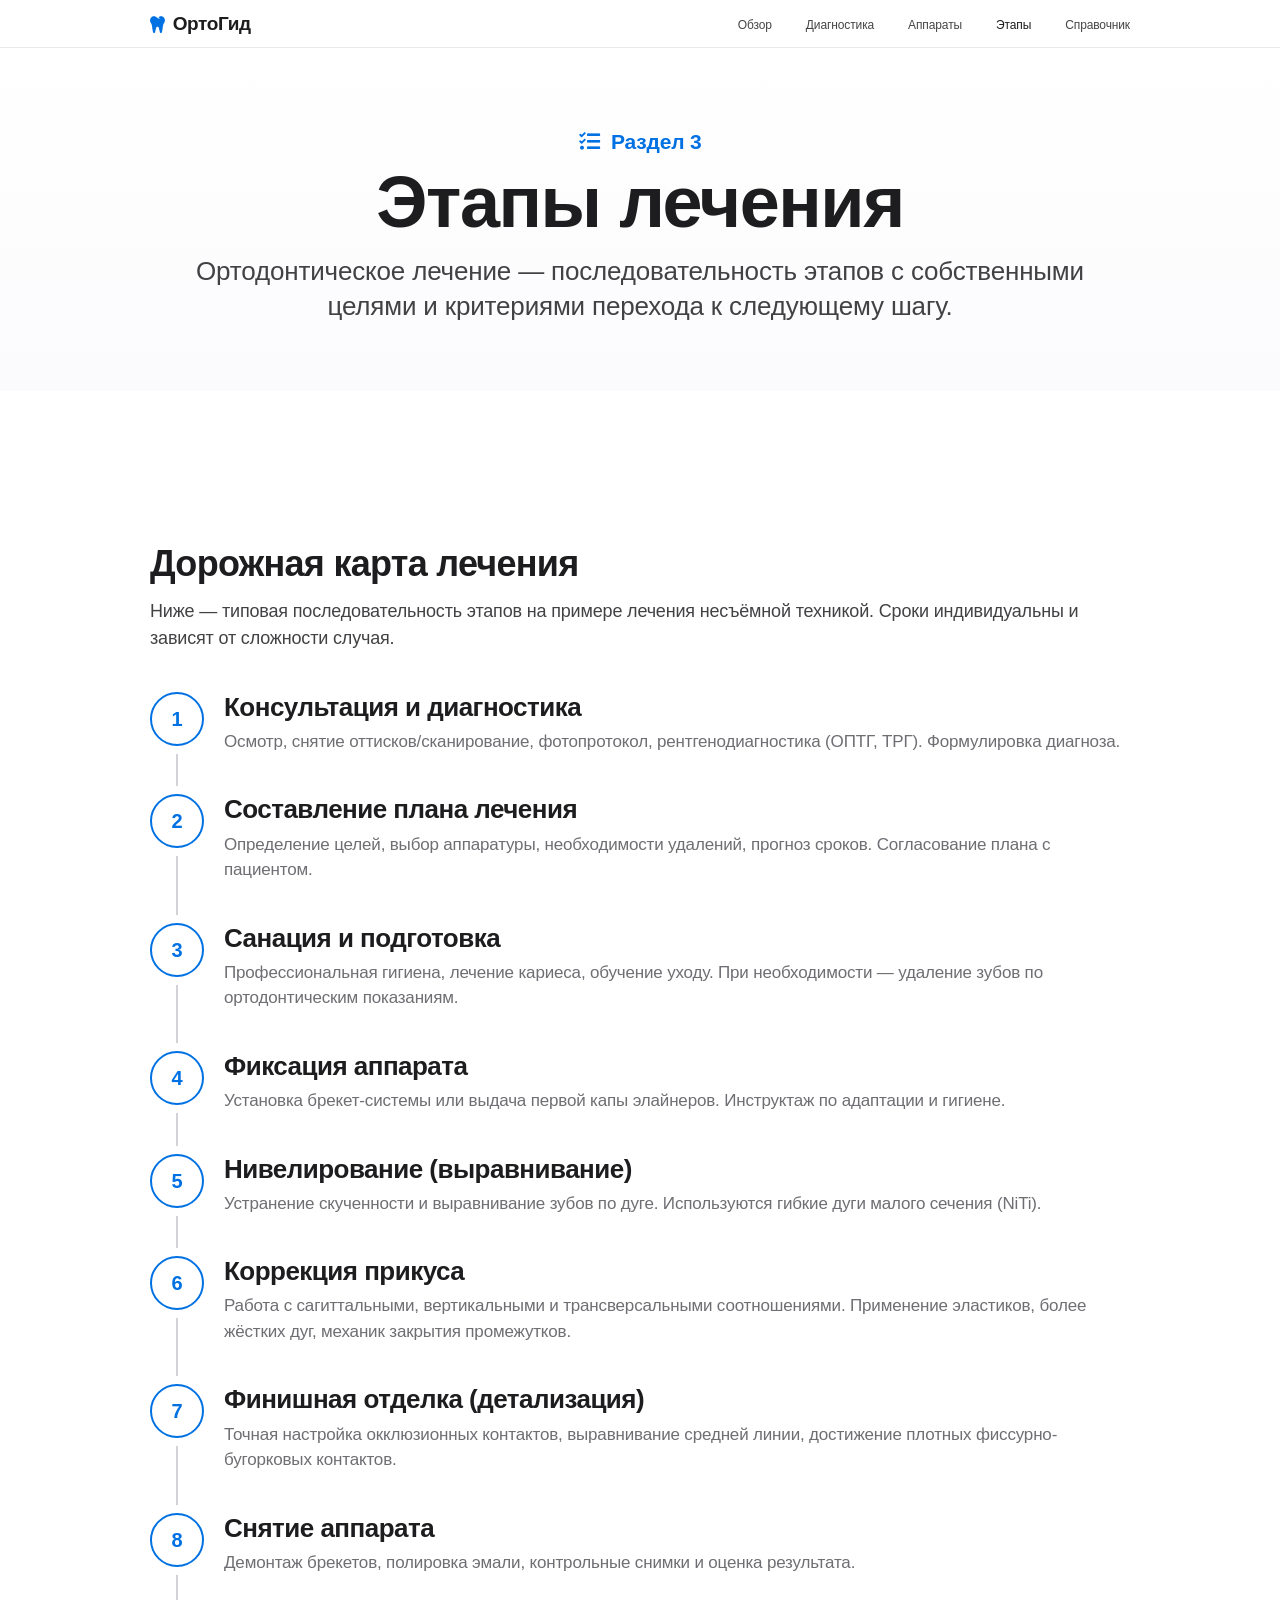
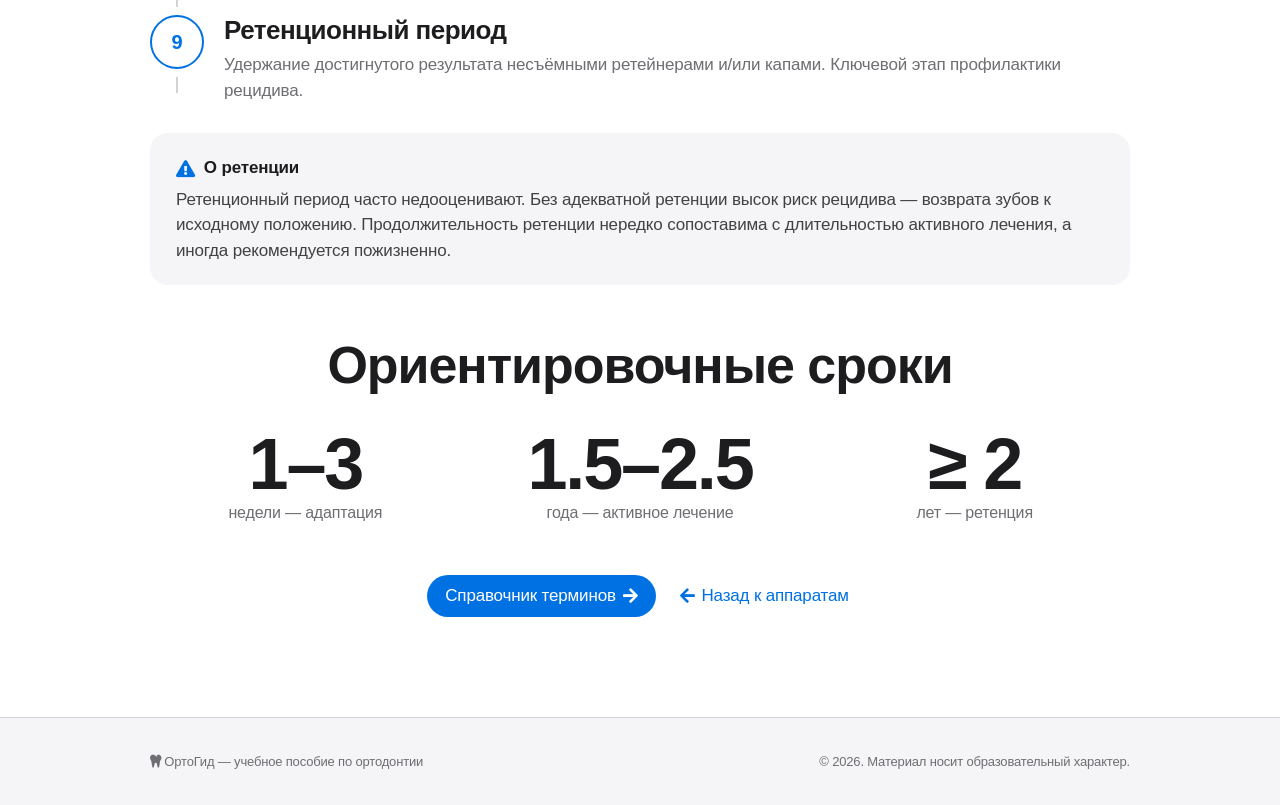
<file: etapy.html>
<!DOCTYPE html>
<html lang="ru">
<head>
  <meta charset="utf-8" />
  <meta name="viewport" content="width=device-width, initial-scale=1" />
  <title>Этапы лечения — Ортодонтическое пособие</title>
  <meta name="description" content="Этапы ортодонтического лечения: от диагностики и плана до нивелирования, коррекции, финишной отделки и ретенции." />
  <link rel="stylesheet" href="assets/css/fontawesome-all.min.css" />
  <link rel="stylesheet" href="assets/css/style.css" />
</head>
<body>
  <header class="nav">
    <div class="nav-inner">
      <a class="brand" href="index.html"><i class="fas fa-tooth"></i> ОртоГид</a>
      <button class="nav-toggle" data-burger aria-label="Меню"><i class="fas fa-bars"></i></button>
      <ul class="nav-menu">
        <li><a href="index.html">Обзор</a></li>
        <li><a href="diagnostika.html">Диагностика</a></li>
        <li><a href="apparaty.html">Аппараты</a></li>
        <li><a href="etapy.html" class="active">Этапы</a></li>
        <li><a href="spravochnik.html">Справочник</a></li>
      </ul>
    </div>
  </header>

  <main class="main">
      <header class="hero">
        <div class="container">
          <span class="eyebrow reveal"><i class="fas fa-tasks"></i> Раздел 3</span>
          <h1 class="reveal">Этапы лечения</h1>
          <p class="lead reveal">Ортодонтическое лечение — последовательность этапов с собственными
            целями и критериями перехода к следующему шагу.</p>
        </div>
      </header>

      <section class="section">
        <div class="container">
          <div class="prose reveal" style="max-width:none;">
            <h2>Дорожная карта лечения</h2>
            <p>Ниже — типовая последовательность этапов на примере лечения несъёмной техникой.
              Сроки индивидуальны и зависят от сложности случая.</p>
          </div>

          <ol class="steps reveal">
            <li>
              <span class="num">1</span>
              <h3>Консультация и диагностика</h3>
              <p>Осмотр, снятие оттисков/сканирование, фотопротокол, рентгенодиагностика (ОПТГ, ТРГ).
                Формулировка диагноза.</p>
            </li>
            <li>
              <span class="num">2</span>
              <h3>Составление плана лечения</h3>
              <p>Определение целей, выбор аппаратуры, необходимости удалений, прогноз сроков.
                Согласование плана с пациентом.</p>
            </li>
            <li>
              <span class="num">3</span>
              <h3>Санация и подготовка</h3>
              <p>Профессиональная гигиена, лечение кариеса, обучение уходу. При необходимости —
                удаление зубов по ортодонтическим показаниям.</p>
            </li>
            <li>
              <span class="num">4</span>
              <h3>Фиксация аппарата</h3>
              <p>Установка брекет-системы или выдача первой капы элайнеров. Инструктаж по адаптации
                и гигиене.</p>
            </li>
            <li>
              <span class="num">5</span>
              <h3>Нивелирование (выравнивание)</h3>
              <p>Устранение скученности и выравнивание зубов по дуге. Используются гибкие дуги
                малого сечения (NiTi).</p>
            </li>
            <li>
              <span class="num">6</span>
              <h3>Коррекция прикуса</h3>
              <p>Работа с сагиттальными, вертикальными и трансверсальными соотношениями. Применение
                эластиков, более жёстких дуг, механик закрытия промежутков.</p>
            </li>
            <li>
              <span class="num">7</span>
              <h3>Финишная отделка (детализация)</h3>
              <p>Точная настройка окклюзионных контактов, выравнивание средней линии, достижение
                плотных фиссурно-бугорковых контактов.</p>
            </li>
            <li>
              <span class="num">8</span>
              <h3>Снятие аппарата</h3>
              <p>Демонтаж брекетов, полировка эмали, контрольные снимки и оценка результата.</p>
            </li>
            <li>
              <span class="num">9</span>
              <h3>Ретенционный период</h3>
              <p>Удержание достигнутого результата несъёмными ретейнерами и/или капами.
                Ключевой этап профилактики рецидива.</p>
            </li>
          </ol>

          <div class="callout reveal">
            <div class="t"><i class="fas fa-exclamation-triangle"></i> О ретенции</div>
            <p>Ретенционный период часто недооценивают. Без адекватной ретенции высок риск рецидива —
              возврата зубов к исходному положению. Продолжительность ретенции нередко сопоставима
              с длительностью активного лечения, а иногда рекомендуется пожизненно.</p>
          </div>

          <h2 class="reveal" style="margin-top:52px;">Ориентировочные сроки</h2>
          <div class="stats reveal" style="margin-top:22px;">
            <div class="stat"><b>1–3</b><span>недели — адаптация</span></div>
            <div class="stat"><b>1.5–2.5</b><span>года — активное лечение</span></div>
            <div class="stat"><b>≥ 2</b><span>лет — ретенция</span></div>
          </div>

          <ul class="actions reveal" style="margin-top:38px;">
            <li><a href="spravochnik.html" class="btn btn-primary">Справочник терминов <i class="fas fa-arrow-right"></i></a></li>
            <li><a href="apparaty.html" class="btn btn-ghost"><i class="fas fa-arrow-left"></i> Назад к аппаратам</a></li>
          </ul>
        </div>
      </section>
    </main>

    <footer class="page-foot">
      <div class="inner">
        <span><i class="fas fa-tooth"></i> ОртоГид — учебное пособие по ортодонтии</span>
        <span>© 2026. Материал носит образовательный характер.</span>
      </div>
    </footer>

  <script src="assets/js/main.js"></script>
</body>
</html>
</file>
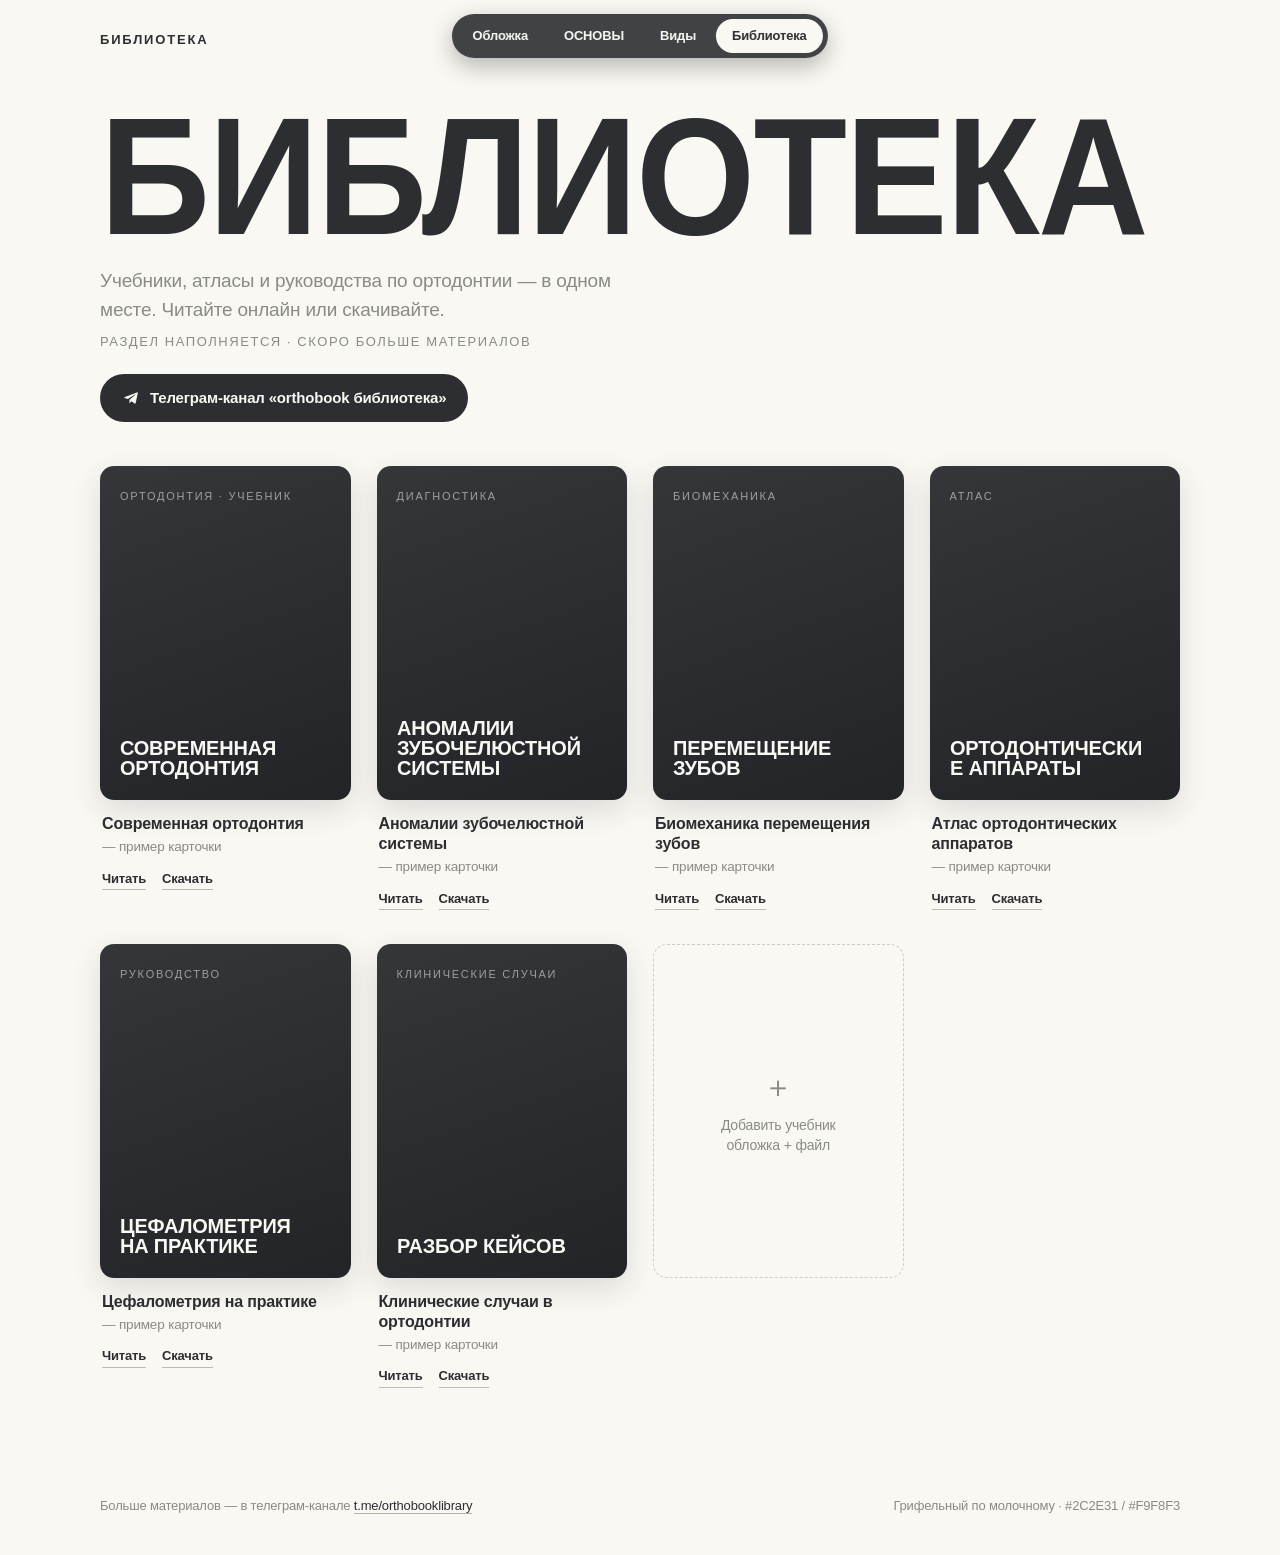
<file: orthobook-biblioteka.html>
<!DOCTYPE html>
<html lang="ru">
<head>
  <meta charset="utf-8" />
  <meta name="viewport" content="width=device-width, initial-scale=1" />
  <title>Библиотека — orthobook</title>
  <meta name="description" content="Онлайн-библиотека учебников и атласов по ортодонтии." />
  <link rel="stylesheet" href="assets/css/orthobook.css" />
</head>
<body class="ob">

  <nav class="ob-nav">
    <a href="orthobook.html">Обложка</a>
    <a href="orthobook-osnovy.html">ОСНОВЫ</a>
    <a href="orthobook-vidy.html">Виды</a>
    <a href="orthobook-biblioteka.html" class="active">Библиотека</a>
  </nav>

  <div class="wrap">
    <header class="hub-top">
      <span>Библиотека</span>
    </header>

    <section class="lib">
      <h1 class="display">Библиотека</h1>
      <p class="lib-sub">Учебники, атласы и руководства по ортодонтии — в одном месте. Читайте онлайн или скачивайте.</p>
      <div class="lib-count">Раздел наполняется · скоро больше материалов</div>

      <div class="lib-actions">
        <a class="tg-btn" href="https://t.me/orthobooklibrary" target="_blank" rel="noopener">
          <svg viewBox="0 0 24 24" fill="currentColor" aria-hidden="true"><path d="M9.78 18.65l.28-4.23 7.68-6.92c.34-.31-.07-.46-.52-.19L7.74 13.3 3.64 12c-.88-.25-.89-.86.2-1.3l15.97-6.16c.73-.33 1.43.18 1.15 1.3l-2.72 12.81c-.19.91-.74 1.13-1.5.71l-4.14-3.05-1.99 1.93c-.23.23-.42.42-.83.42z"/></svg>
          Телеграм-канал «orthobook библиотека»
        </a>
      </div>

      <!--
        КАК ДОБАВИТЬ КНИГУ:
        1) Положите обложку в images/orthobook/ (например book-cover-1.jpg)
        2) Положите файл учебника в assets/library/ (например book-1.pdf)
        3) Скопируйте карточку .book ниже и замените:
           - обложку: <div class="book-cover"><img src="images/orthobook/ВАША-ОБЛОЖКА.jpg" alt=""></div>
           - название/автора и ссылки «Читать/Скачать»
      -->
      <div class="lib-grid">

        <article class="book">
          <div class="book-cover gen">
            <span class="k">Ортодонтия · Учебник</span>
            <span class="t">Современная ортодонтия</span>
          </div>
          <div class="book-meta">
            <div class="book-title">Современная ортодонтия</div>
            <div class="book-author">— пример карточки</div>
            <div class="book-actions"><a href="#">Читать</a><a href="#">Скачать</a></div>
          </div>
        </article>

        <article class="book">
          <div class="book-cover gen">
            <span class="k">Диагностика</span>
            <span class="t">Аномалии зубочелюстной системы</span>
          </div>
          <div class="book-meta">
            <div class="book-title">Аномалии зубочелюстной системы</div>
            <div class="book-author">— пример карточки</div>
            <div class="book-actions"><a href="#">Читать</a><a href="#">Скачать</a></div>
          </div>
        </article>

        <article class="book">
          <div class="book-cover gen">
            <span class="k">Биомеханика</span>
            <span class="t">Перемещение зубов</span>
          </div>
          <div class="book-meta">
            <div class="book-title">Биомеханика перемещения зубов</div>
            <div class="book-author">— пример карточки</div>
            <div class="book-actions"><a href="#">Читать</a><a href="#">Скачать</a></div>
          </div>
        </article>

        <article class="book">
          <div class="book-cover gen">
            <span class="k">Атлас</span>
            <span class="t">Ортодонтические аппараты</span>
          </div>
          <div class="book-meta">
            <div class="book-title">Атлас ортодонтических аппаратов</div>
            <div class="book-author">— пример карточки</div>
            <div class="book-actions"><a href="#">Читать</a><a href="#">Скачать</a></div>
          </div>
        </article>

        <article class="book">
          <div class="book-cover gen">
            <span class="k">Руководство</span>
            <span class="t">Цефалометрия на практике</span>
          </div>
          <div class="book-meta">
            <div class="book-title">Цефалометрия на практике</div>
            <div class="book-author">— пример карточки</div>
            <div class="book-actions"><a href="#">Читать</a><a href="#">Скачать</a></div>
          </div>
        </article>

        <article class="book">
          <div class="book-cover gen">
            <span class="k">Клинические случаи</span>
            <span class="t">Разбор кейсов</span>
          </div>
          <div class="book-meta">
            <div class="book-title">Клинические случаи в ортодонтии</div>
            <div class="book-author">— пример карточки</div>
            <div class="book-actions"><a href="#">Читать</a><a href="#">Скачать</a></div>
          </div>
        </article>

        <!-- заглушка для будущих учебников -->
        <div class="book-add">
          <span><span class="plus">＋</span>Добавить учебник<br />обложка + файл</span>
        </div>

      </div>
    </section>

    <footer class="hub-foot">
      <span>Больше материалов — в телеграм-канале <a href="https://t.me/orthobooklibrary" target="_blank" rel="noopener" style="color:var(--slate);border-bottom:1px solid rgba(44,46,49,.35);">t.me/orthobooklibrary</a></span>
      <span>Грифельный по молочному · #2C2E31 / #F9F8F3</span>
    </footer>
  </div>

  <script src="assets/js/orthobook.js"></script>
</body>
</html>
</file>
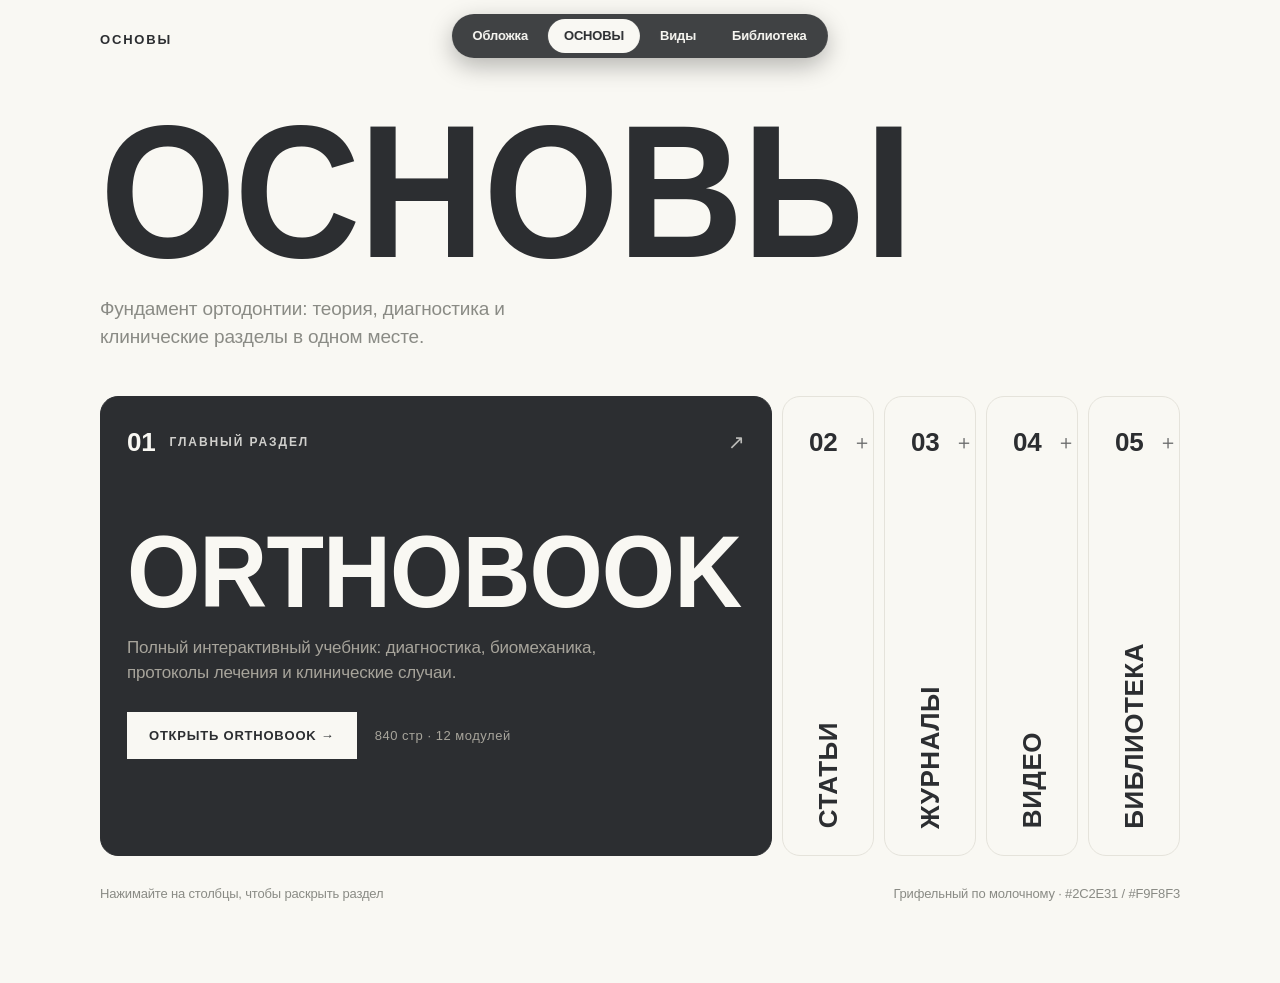
<file: orthobook-osnovy.html>
<!DOCTYPE html>
<html lang="ru">
<head>
  <meta charset="utf-8" />
  <meta name="viewport" content="width=device-width, initial-scale=1" />
  <title>ОСНОВЫ — Орто·библиотека</title>
  <meta name="description" content="ОСНОВЫ — хаб орто·библиотеки: главный раздел ORTHOBOOK, статьи, журналы, видео." />
  <link rel="stylesheet" href="assets/css/orthobook.css" />
</head>
<body class="ob">

  <nav class="ob-nav">
    <a href="orthobook.html">Обложка</a>
    <a href="orthobook-osnovy.html" class="active">ОСНОВЫ</a>
    <a href="orthobook-vidy.html">Виды</a>
    <a href="orthobook-biblioteka.html">Библиотека</a>
  </nav>

  <div class="wrap">
    <header class="hub-top">
      <span>ОСНОВЫ</span>
    </header>

    <section class="hub">
      <h1 class="display">ОСНОВЫ</h1>
      <p class="hub-sub">Фундамент ортодонтии: теория, диагностика и клинические разделы в одном месте.</p>

      <!-- Аккордеон-колонки. Кликните по столбцу, чтобы раскрыть. -->
      <div class="cols">

        <!-- 01 — главный раздел -->
        <article class="col open" data-col>
          <div class="col-head">
            <span class="num">01</span>
            <span class="col-kicker">Главный раздел</span>
            <span class="col-arrow">↗</span>
          </div>
          <div class="col-body">
            <h2 class="display">ORTHOBOOK</h2>
            <p>Полный интерактивный учебник: диагностика, биомеханика, протоколы лечения и клинические случаи.</p>
            <div class="col-actions">
              <a class="cta-dark" href="orthobook-vidy.html">Открыть ORTHOBOOK →</a>
              <span class="meta">840 стр · 12 модулей</span>
            </div>
          </div>
          <div class="col-label">Главный раздел</div>
        </article>

        <!-- 02 — статьи -->
        <article class="col" data-col>
          <div class="col-head">
            <span class="num">02</span>
            <span class="col-arrow">＋</span>
          </div>
          <div class="col-body">
            <h2 class="display">Статьи</h2>
            <p>Разборы клинических случаев и обзоры методик. Добавляйте свои материалы сюда.</p>
            <div class="col-actions"><a class="cta-dark" href="#">Смотреть статьи →</a><span class="meta">раздел в разработке</span></div>
          </div>
          <div class="col-label">Статьи</div>
        </article>

        <!-- 03 — журналы -->
        <article class="col" data-col>
          <div class="col-head">
            <span class="num">03</span>
            <span class="col-arrow">＋</span>
          </div>
          <div class="col-body">
            <h2 class="display">Журналы</h2>
            <p>Подборка профильных изданий и выпусков. Место для ссылок и PDF.</p>
            <div class="col-actions"><a class="cta-dark" href="#">Открыть журналы →</a><span class="meta">раздел в разработке</span></div>
          </div>
          <div class="col-label">Журналы</div>
        </article>

        <!-- 04 — видео -->
        <article class="col" data-col>
          <div class="col-head">
            <span class="num">04</span>
            <span class="col-arrow">＋</span>
          </div>
          <div class="col-body">
            <h2 class="display">Видео</h2>
            <p>Записи операций, вебинаров и лекций. Встраивайте плееры в этот блок.</p>
            <div class="col-actions"><a class="cta-dark" href="#">Смотреть видео →</a><span class="meta">раздел в разработке</span></div>
          </div>
          <div class="col-label">Видео</div>
        </article>

        <!-- 05 — библиотека -->
        <article class="col" data-col>
          <div class="col-head">
            <span class="num">05</span>
            <span class="col-arrow">＋</span>
          </div>
          <div class="col-body">
            <h2 class="display">Библиотека</h2>
            <p>Онлайн-библиотека учебников и атласов по ортодонтии — читайте и скачивайте материалы в одном месте.</p>
            <div class="col-actions">
              <a class="cta-dark" href="orthobook-biblioteka.html">Открыть библиотеку →</a>
              <span class="meta">учебники · атласы · PDF</span>
            </div>
          </div>
          <div class="col-label">Библиотека</div>
        </article>

      </div>

      <footer class="hub-foot">
        <span>Нажимайте на столбцы, чтобы раскрыть раздел</span>
        <span>Грифельный по молочному · #2C2E31 / #F9F8F3</span>
      </footer>
    </section>
  </div>

  <script src="assets/js/orthobook.js"></script>
</body>
</html>
</file>
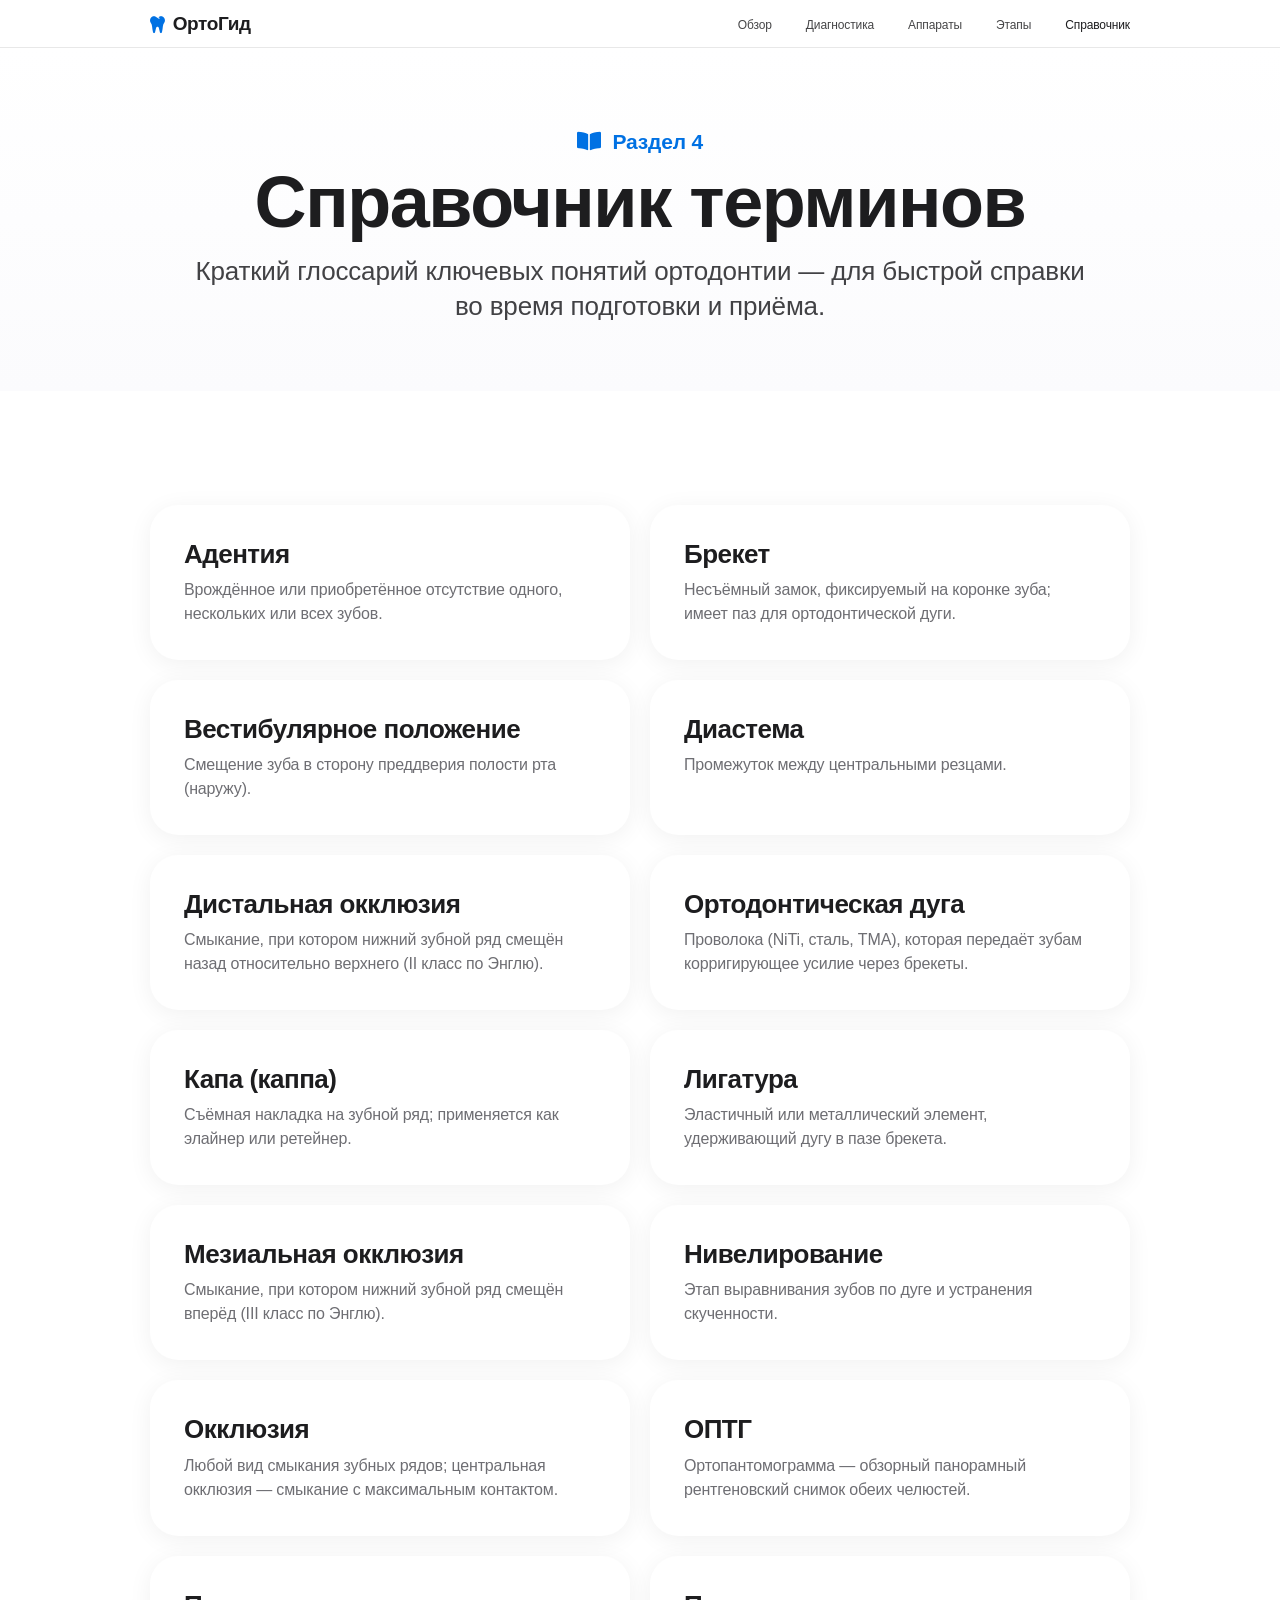
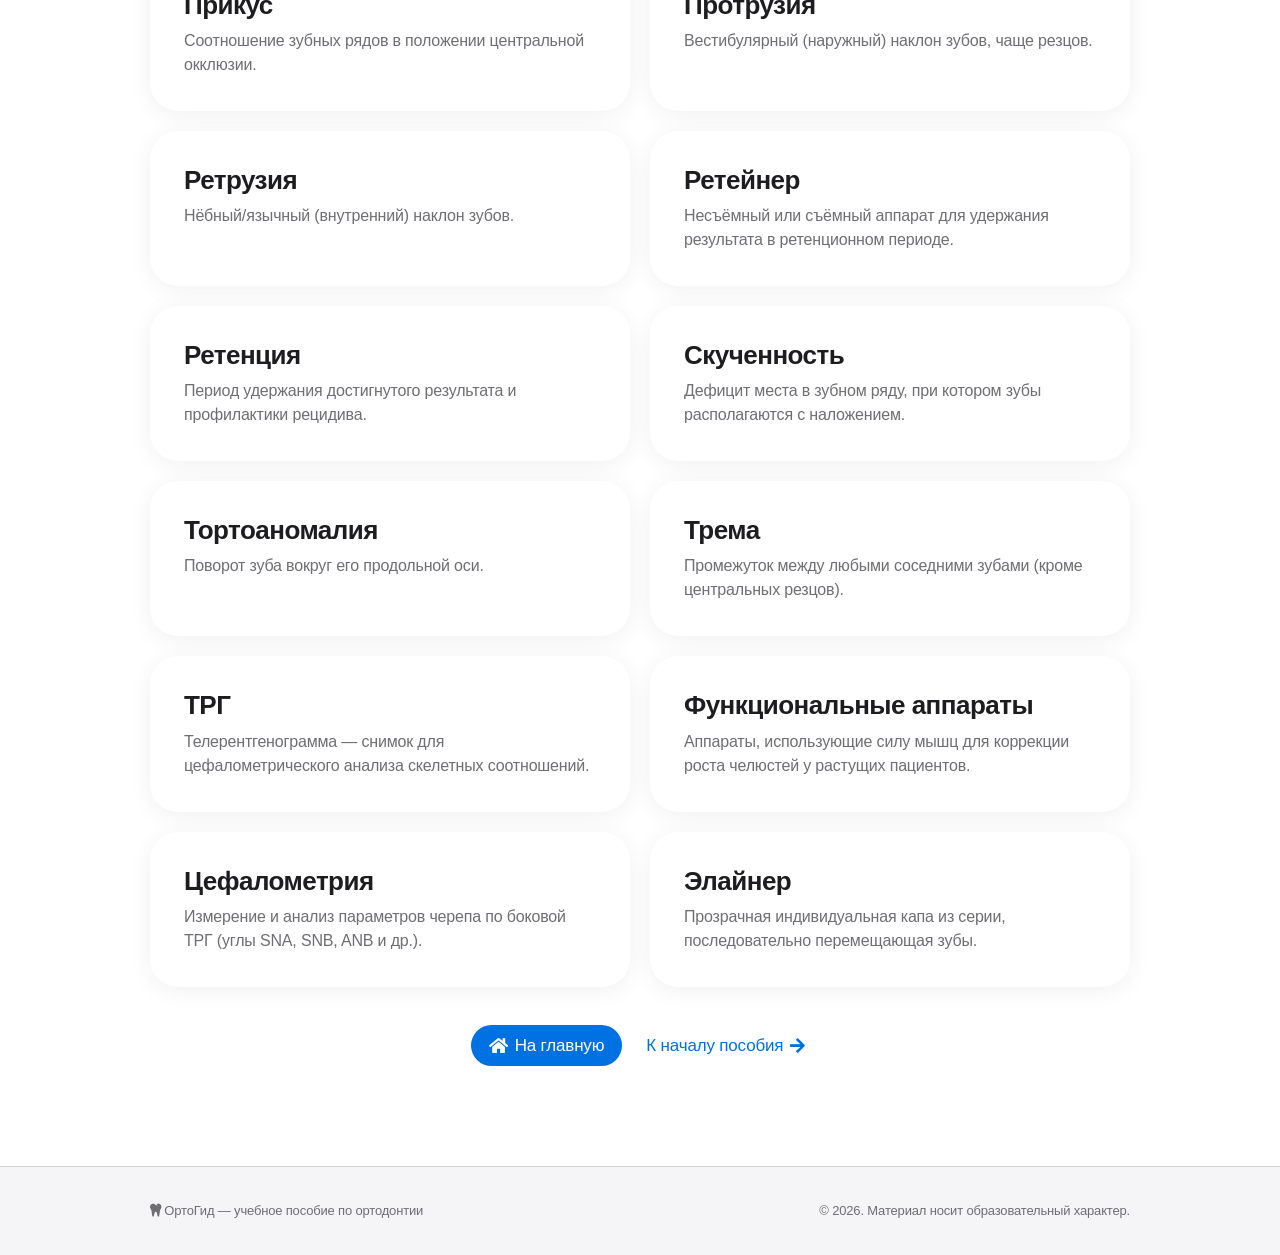
<file: spravochnik.html>
<!DOCTYPE html>
<html lang="ru">
<head>
  <meta charset="utf-8" />
  <meta name="viewport" content="width=device-width, initial-scale=1" />
  <title>Справочник терминов — Ортодонтическое пособие</title>
  <meta name="description" content="Краткий глоссарий ключевых терминов ортодонтии для студентов и врачей." />
  <link rel="stylesheet" href="assets/css/fontawesome-all.min.css" />
  <link rel="stylesheet" href="assets/css/style.css" />
</head>
<body>
  <header class="nav">
    <div class="nav-inner">
      <a class="brand" href="index.html"><i class="fas fa-tooth"></i> ОртоГид</a>
      <button class="nav-toggle" data-burger aria-label="Меню"><i class="fas fa-bars"></i></button>
      <ul class="nav-menu">
        <li><a href="index.html">Обзор</a></li>
        <li><a href="diagnostika.html">Диагностика</a></li>
        <li><a href="apparaty.html">Аппараты</a></li>
        <li><a href="etapy.html">Этапы</a></li>
        <li><a href="spravochnik.html" class="active">Справочник</a></li>
      </ul>
    </div>
  </header>

  <main class="main">
      <header class="hero">
        <div class="container">
          <span class="eyebrow reveal"><i class="fas fa-book-open"></i> Раздел 4</span>
          <h1 class="reveal">Справочник терминов</h1>
          <p class="lead reveal">Краткий глоссарий ключевых понятий ортодонтии — для быстрой справки
            во время подготовки и приёма.</p>
        </div>
      </header>

      <section class="section">
        <div class="container">
          <div class="grid cols-2">
            <div class="card reveal"><h3>Адентия</h3><p>Врождённое или приобретённое отсутствие одного, нескольких или всех зубов.</p></div>
            <div class="card reveal"><h3>Брекет</h3><p>Несъёмный замок, фиксируемый на коронке зуба; имеет паз для ортодонтической дуги.</p></div>
            <div class="card reveal"><h3>Вестибулярное положение</h3><p>Смещение зуба в сторону преддверия полости рта (наружу).</p></div>
            <div class="card reveal"><h3>Диастема</h3><p>Промежуток между центральными резцами.</p></div>
            <div class="card reveal"><h3>Дистальная окклюзия</h3><p>Смыкание, при котором нижний зубной ряд смещён назад относительно верхнего (II класс по Энглю).</p></div>
            <div class="card reveal"><h3>Ортодонтическая дуга</h3><p>Проволока (NiTi, сталь, TMA), которая передаёт зубам корригирующее усилие через брекеты.</p></div>
            <div class="card reveal"><h3>Капа (каппа)</h3><p>Съёмная накладка на зубной ряд; применяется как элайнер или ретейнер.</p></div>
            <div class="card reveal"><h3>Лигатура</h3><p>Эластичный или металлический элемент, удерживающий дугу в пазе брекета.</p></div>
            <div class="card reveal"><h3>Мезиальная окклюзия</h3><p>Смыкание, при котором нижний зубной ряд смещён вперёд (III класс по Энглю).</p></div>
            <div class="card reveal"><h3>Нивелирование</h3><p>Этап выравнивания зубов по дуге и устранения скученности.</p></div>
            <div class="card reveal"><h3>Окклюзия</h3><p>Любой вид смыкания зубных рядов; центральная окклюзия — смыкание с максимальным контактом.</p></div>
            <div class="card reveal"><h3>ОПТГ</h3><p>Ортопантомограмма — обзорный панорамный рентгеновский снимок обеих челюстей.</p></div>
            <div class="card reveal"><h3>Прикус</h3><p>Соотношение зубных рядов в положении центральной окклюзии.</p></div>
            <div class="card reveal"><h3>Протрузия</h3><p>Вестибулярный (наружный) наклон зубов, чаще резцов.</p></div>
            <div class="card reveal"><h3>Ретрузия</h3><p>Нёбный/язычный (внутренний) наклон зубов.</p></div>
            <div class="card reveal"><h3>Ретейнер</h3><p>Несъёмный или съёмный аппарат для удержания результата в ретенционном периоде.</p></div>
            <div class="card reveal"><h3>Ретенция</h3><p>Период удержания достигнутого результата и профилактики рецидива.</p></div>
            <div class="card reveal"><h3>Скученность</h3><p>Дефицит места в зубном ряду, при котором зубы располагаются с наложением.</p></div>
            <div class="card reveal"><h3>Тортоаномалия</h3><p>Поворот зуба вокруг его продольной оси.</p></div>
            <div class="card reveal"><h3>Трема</h3><p>Промежуток между любыми соседними зубами (кроме центральных резцов).</p></div>
            <div class="card reveal"><h3>ТРГ</h3><p>Телерентгенограмма — снимок для цефалометрического анализа скелетных соотношений.</p></div>
            <div class="card reveal"><h3>Функциональные аппараты</h3><p>Аппараты, использующие силу мышц для коррекции роста челюстей у растущих пациентов.</p></div>
            <div class="card reveal"><h3>Цефалометрия</h3><p>Измерение и анализ параметров черепа по боковой ТРГ (углы SNA, SNB, ANB и др.).</p></div>
            <div class="card reveal"><h3>Элайнер</h3><p>Прозрачная индивидуальная капа из серии, последовательно перемещающая зубы.</p></div>
          </div>

          <ul class="actions reveal" style="margin-top:38px;">
            <li><a href="index.html" class="btn btn-primary"><i class="fas fa-home"></i> На главную</a></li>
            <li><a href="diagnostika.html" class="btn btn-ghost">К началу пособия <i class="fas fa-arrow-right"></i></a></li>
          </ul>
        </div>
      </section>
    </main>

    <footer class="page-foot">
      <div class="inner">
        <span><i class="fas fa-tooth"></i> ОртоГид — учебное пособие по ортодонтии</span>
        <span>© 2026. Материал носит образовательный характер.</span>
      </div>
    </footer>

  <script src="assets/js/main.js"></script>
</body>
</html>
</file>
<file: assets/css/style.css>
/* ==========================================================================
   Ортодонтическое пособие — дизайн-система в стиле Apple
   ========================================================================== */

:root {
  --black:      #1d1d1f;   /* основной текст */
  --ink-2:      #424245;
  --gray:       #6e6e73;   /* второстепенный текст */
  --gray-2:     #86868b;
  --line:       #d2d2d7;   /* тонкие линии */
  --white:      #ffffff;
  --panel:      #f5f5f7;   /* мягкий серый фон Apple */
  --panel-2:    #fafafc;
  --black-bg:   #000000;   /* тёмные секции */

  --blue:       #0071e3;   /* акцент/ссылки Apple */
  --blue-hover: #0077ed;
  --blue-press: #006edb;

  --radius:    18px;
  --radius-lg: 28px;
  --radius-xl: 40px;

  --maxw:      980px;
  --nav-h:     48px;

  --ff: -apple-system, BlinkMacSystemFont, "SF Pro Display", "SF Pro Text",
        "Helvetica Neue", "Segoe UI", Roboto, Arial, sans-serif;

  --shadow: 0 4px 24px rgba(0,0,0,.06);
}

/* --- Reset --------------------------------------------------------------- */
*, *::before, *::after { box-sizing: border-box; }
html { -webkit-text-size-adjust: 100%; scroll-behavior: smooth; }
body {
  margin: 0; font-family: var(--ff);
  color: var(--black); background: var(--white);
  font-size: 17px; line-height: 1.5; letter-spacing: -.01em;
  -webkit-font-smoothing: antialiased; text-rendering: optimizeLegibility;
}
img { max-width: 100%; height: auto; display: block; }
a { color: var(--blue); text-decoration: none; transition: color .18s ease, opacity .18s ease; }
a:hover { color: var(--blue-hover); }

h1, h2, h3, h4 { color: var(--black); margin: 0 0 .4em; font-weight: 600; letter-spacing: -.02em; text-wrap: balance; }
h1 { font-size: clamp(40px, 7vw, 72px); line-height: 1.06; }
h2 { font-size: clamp(30px, 5vw, 52px); line-height: 1.08; }
h3 { font-size: clamp(21px, 2.4vw, 26px); line-height: 1.2; }
p  { margin: 0 0 1em; color: var(--ink-2); }
ul, ol { color: var(--ink-2); }
::selection { background: #b3d7ff; color: var(--black); }

/* ========================================================================== */
/*  Навигация (Apple top bar)                                                 */
/* ========================================================================== */
.nav {
  position: sticky; top: 0; z-index: 100; height: var(--nav-h);
  background: rgba(255,255,255,.72);
  backdrop-filter: saturate(180%) blur(20px);
  -webkit-backdrop-filter: saturate(180%) blur(20px);
  border-bottom: 1px solid rgba(0,0,0,.09);
}
.nav-inner { max-width: 1024px; margin: 0 auto; height: var(--nav-h);
  display: flex; align-items: center; padding: 0 22px; }
.nav .brand { display: flex; align-items: center; gap: 8px;
  font-size: 19px; font-weight: 600; letter-spacing: -.02em; color: var(--black); }
.nav .brand:hover { color: var(--black); }
.nav .brand i { color: var(--blue); font-size: 17px; }
.nav-menu { display: flex; align-items: center; gap: 34px;
  margin: 0 0 0 auto; padding: 0; list-style: none; }
.nav-menu a { font-size: 12px; letter-spacing: -.01em; color: var(--black); opacity: .82; }
.nav-menu a:hover { opacity: 1; color: var(--black); }
.nav-menu a.active { opacity: 1; font-weight: 500; }
.nav-toggle { display: none; margin-left: auto; width: 40px; height: 40px;
  background: none; border: 0; color: var(--black); font-size: 18px; cursor: pointer; }

/* ========================================================================== */
/*  Секции                                                                    */
/* ========================================================================== */
.section { padding: 100px 22px; text-align: center; }
.section.panel { background: var(--panel); }
.section.dark  { background: var(--black-bg); color: #f5f5f7; }
.section.dark h1, .section.dark h2, .section.dark h3 { color: #f5f5f7; }
.section.dark p { color: #a1a1a6; }
.section.tight { padding-top: 66px; padding-bottom: 66px; }
.container { max-width: var(--maxw); margin: 0 auto; }
.container.wide { max-width: 1120px; }

/* Возврат к левому выравниванию для содержательных блоков */
.card, .prose, .callout, .steps, .spotlight .body, .table-wrap { text-align: left; }

.eyebrow { display: block; font-size: clamp(17px, 2vw, 21px); font-weight: 600;
  letter-spacing: -.01em; color: var(--blue); margin-bottom: 6px; }
.eyebrow i { margin-right: 6px; }
.lead { font-size: clamp(19px, 2.4vw, 26px); line-height: 1.36; color: var(--ink-2);
  max-width: 62ch; margin-left: auto; margin-right: auto; font-weight: 400; }

/* ========================================================================== */
/*  Hero                                                                      */
/* ========================================================================== */
.hero { text-align: center; padding: 78px 22px 40px;
  background: linear-gradient(180deg, #fff 0%, #fbfbfd 100%); }
.hero .container { max-width: 900px; }
.hero h1 { margin-bottom: 14px; }
.hero .lead { margin-bottom: 26px; }

/* ========================================================================== */
/*  Кнопки / ссылки                                                           */
/* ========================================================================== */
.actions { display: flex; flex-wrap: wrap; gap: 20px; list-style: none;
  padding: 0; margin: 0; justify-content: center; align-items: center; }
.prose .actions, .steps + .actions { justify-content: flex-start; }
.btn { display: inline-flex; align-items: center; gap: 7px;
  font-size: 17px; font-weight: 400; letter-spacing: -.01em;
  padding: 8px 18px; border-radius: 980px; border: 0; cursor: pointer;
  transition: background .2s ease, color .2s ease, opacity .2s ease; }
.btn-primary { background: var(--blue); color: #fff; }
.btn-primary:hover { background: var(--blue-hover); color: #fff; }
.btn-primary:active { background: var(--blue-press); }
/* вторичная — текстовая ссылка Apple */
.btn-ghost { background: none; color: var(--blue); padding: 8px 4px; }
.btn-ghost:hover { color: var(--blue-hover); text-decoration: underline; }
.section.dark .btn-ghost, .section.dark a { color: #2997ff; }
.section.dark .btn-ghost:hover { color: #2997ff; }

/* ========================================================================== */
/*  Карточки / бенто-сетка                                                    */
/* ========================================================================== */
.grid { display: grid; gap: 20px; margin-top: 14px; }
.grid.cols-2 { grid-template-columns: repeat(2, 1fr); }
.grid.cols-3 { grid-template-columns: repeat(3, 1fr); }
.grid.cols-4 { grid-template-columns: repeat(4, 1fr); }

.card { background: var(--white); border-radius: var(--radius-lg);
  padding: 34px; box-shadow: var(--shadow);
  transition: transform .25s ease, box-shadow .25s ease; }
.section.panel .card { background: var(--white); }
.card:hover { transform: translateY(-4px); box-shadow: 0 12px 40px rgba(0,0,0,.10); }
.card .ic { width: 54px; height: 54px; border-radius: 15px; display: grid; place-items: center;
  background: #f0f6ff; color: var(--blue); font-size: 23px; margin-bottom: 18px; }
.card h3 { margin-bottom: 8px; }
.card p { margin: 0; font-size: 16px; color: var(--gray); }

a.card { display: block; color: inherit; }
a.card:hover { color: inherit; }
a.card h3 { color: var(--black); }
a.card .more { display: inline-flex; align-items: center; gap: 5px; margin-top: 16px;
  color: var(--blue); font-size: 16px; }
a.card:hover .more { text-decoration: underline; }

/* ========================================================================== */
/*  Спотлайты                                                                 */
/* ========================================================================== */
.spotlight { display: grid; grid-template-columns: 1fr 1fr; gap: 56px; align-items: center; text-align: left; }
.spotlight + .spotlight { margin-top: 80px; }
.spotlight.flip .media { order: 2; }
.spotlight .media img { width: 100%; border-radius: var(--radius-lg);
  aspect-ratio: 4/3; object-fit: cover; box-shadow: var(--shadow); }
.spotlight .body h2 { font-size: clamp(28px, 3.4vw, 40px); margin-bottom: 14px; }
.spotlight .body .eyebrow { text-align: left; }

/* ========================================================================== */
/*  Проза (контентные страницы)                                               */
/* ========================================================================== */
.prose { max-width: 720px; margin: 0 auto; text-align: left; }
.prose h2 { font-size: clamp(26px, 3.2vw, 36px); margin-top: 54px; }
.prose h3 { margin-top: 34px; }
.prose p, .prose li { font-size: 18px; color: var(--ink-2); }
.prose ul, .prose ol { padding-left: 1.2em; }
.prose li { margin-bottom: .5em; }
.prose li::marker { color: var(--blue); }
.prose img { border-radius: var(--radius-lg); box-shadow: var(--shadow); margin: 30px 0; }

.callout { background: var(--panel); border-radius: var(--radius);
  padding: 22px 26px; margin: 30px 0; }
.callout p:last-child { margin-bottom: 0; }
.callout .t { display: flex; align-items: center; gap: 9px; font-weight: 600;
  color: var(--black); margin-bottom: 6px; }
.callout .t i { color: var(--blue); }

/* ========================================================================== */
/*  Таблицы                                                                   */
/* ========================================================================== */
.table-wrap { overflow-x: auto; margin: 30px 0; border-radius: var(--radius); }
table { width: 100%; border-collapse: collapse; font-size: 16px; background: var(--white); }
th, td { text-align: left; padding: 15px 18px; border-bottom: 1px solid var(--line); vertical-align: top; }
thead th { color: var(--gray); font-weight: 600; font-size: 13px;
  letter-spacing: .01em; text-transform: uppercase; border-bottom: 1px solid var(--black); }
tbody tr:last-child td { border-bottom: 0; }

/* ========================================================================== */
/*  Шаги / таймлайн                                                           */
/* ========================================================================== */
.steps { list-style: none; padding: 0; margin: 40px 0 0; position: relative; text-align: left; }
.steps::before { content: ""; position: absolute; left: 26px; top: 10px; bottom: 10px; width: 2px; background: var(--line); }
.steps li { position: relative; padding: 0 0 40px 74px; }
.steps li:last-child { padding-bottom: 0; }
.steps .num { position: absolute; left: 0; top: 0; width: 54px; height: 54px; border-radius: 50%;
  background: var(--white); border: 2px solid var(--blue); color: var(--blue); font-weight: 600; font-size: 20px;
  display: grid; place-items: center; z-index: 1; box-shadow: 0 0 0 8px var(--white); }
.section.panel .steps .num { box-shadow: 0 0 0 8px var(--panel); }
.steps h3 { margin-bottom: 6px; }
.steps p { margin: 0; font-size: 17px; color: var(--gray); }

/* ========================================================================== */
/*  Статистика                                                                */
/* ========================================================================== */
.stats { display: grid; grid-template-columns: repeat(3, 1fr); gap: 24px; margin-top: 30px; }
.stat { padding: 12px; }
.stat b { display: block; font-size: clamp(44px, 6vw, 72px); font-weight: 600;
  letter-spacing: -.03em; color: var(--black); line-height: 1; }
.section.dark .stat b { color: #f5f5f7; }
.stat span { color: var(--gray); font-size: 16px; }

/* ========================================================================== */
/*  Прочее                                                                    */
/* ========================================================================== */
.pills { display: flex; flex-wrap: wrap; gap: 10px; list-style: none; padding: 0; margin: 18px 0 0; }
.pills li { font-size: 15px; padding: 7px 15px; border-radius: 980px; background: var(--panel); color: var(--ink-2); }

.cta { background: var(--black-bg); color: #f5f5f7; }
.cta h2 { color: #f5f5f7; }
.cta p { color: #a1a1a6; }
.cta .btn-primary { background: var(--blue); color: #fff; }
.cta .btn-ghost { color: #2997ff; }

.page-foot { background: var(--panel); padding: 34px 22px; border-top: 1px solid var(--line);
  color: var(--gray); font-size: 13px; }
.page-foot .inner { max-width: 980px; margin: 0 auto;
  display: flex; flex-wrap: wrap; gap: 10px; justify-content: space-between; align-items: center; }
.page-foot i { color: var(--gray); }

/* ========================================================================== */
/*  Постерный hero «грифельный по молочному»                                  */
/* ========================================================================== */
.hero-poster { background: #f9f8f3; color: #2c2e31; text-align: left;
  padding: 116px 22px 92px; }
.hero-poster .container { max-width: 1120px; }
.hero-poster .eyebrow { display: inline-block; color: #2c2e31; opacity: .5;
  font-size: 13px; font-weight: 700; letter-spacing: .2em; text-transform: uppercase;
  margin-bottom: 26px; }
.hero-poster h1 {
  font-family: "Helvetica Neue", Arial, "Liberation Sans", "DejaVu Sans", sans-serif;
  text-transform: uppercase; font-weight: 800; color: #2c2e31;
  font-size: clamp(50px, 11vw, 132px); line-height: .9; letter-spacing: -.01em;
  transform: scaleX(.9); transform-origin: left; margin: 0 0 28px; }
.hero-poster .lead { color: #2c2e31; opacity: .72; max-width: 52ch;
  margin: 0 0 32px; font-size: clamp(18px, 2.2vw, 22px); }
.hero-poster .actions { justify-content: flex-start; }
.hero-poster .btn-primary { background: #2c2e31; color: #f9f8f3; }
.hero-poster .btn-primary:hover { background: #1d1f22; color: #f9f8f3; }
.hero-poster .btn-ghost { color: #2c2e31; border: 1px solid rgba(44,46,49,.35);
  border-radius: 980px; padding: 8px 18px; }
.hero-poster .btn-ghost:hover { color: #2c2e31; background: rgba(44,46,49,.06); text-decoration: none; }
/* мягкий переход от молочного hero к белому контенту */
.hero-poster + .section { border-top: 1px solid #ecebe4; }

/* ========================================================================== */
/*  Анимация появления                                                        */
/* ========================================================================== */
.reveal { opacity: 0; transform: translateY(28px); transition: opacity .7s cubic-bezier(.22,.61,.36,1), transform .7s cubic-bezier(.22,.61,.36,1); }
.reveal.in { opacity: 1; transform: none; }
@media (prefers-reduced-motion: reduce) { .reveal { opacity: 1; transform: none; transition: none; } html { scroll-behavior: auto; } }

/* ========================================================================== */
/*  Адаптив                                                                   */
/* ========================================================================== */
@media (max-width: 940px) {
  .grid.cols-3, .grid.cols-4 { grid-template-columns: repeat(2, 1fr); }
  .spotlight { grid-template-columns: 1fr; gap: 30px; }
  .spotlight.flip .media { order: 0; }
  .stats { grid-template-columns: 1fr; gap: 40px; }
}
@media (max-width: 734px) {
  .section, .hero { padding-left: 20px; padding-right: 20px; }
  .section { padding-top: 68px; padding-bottom: 68px; }
  .grid.cols-2, .grid.cols-3, .grid.cols-4 { grid-template-columns: 1fr; }
  .nav-toggle { display: block; }
  .nav-menu { position: absolute; top: var(--nav-h); left: 0; right: 0;
    flex-direction: column; align-items: stretch; gap: 0; margin: 0;
    background: rgba(255,255,255,.96); backdrop-filter: blur(20px);
    border-bottom: 1px solid var(--line);
    max-height: 0; overflow: hidden; transition: max-height .3s ease; }
  body.nav-open .nav-menu { max-height: 80vh; }
  .nav-menu li { border-top: 1px solid var(--line); }
  .nav-menu a { display: block; padding: 15px 22px; font-size: 17px; opacity: 1; }
  .card { padding: 26px; }
}
</file>
<file: assets/css/orthobook.css>
/* ==========================================================================
   ORTHOBOOK — мини-сайт в стиле «грифельный по молочному»
   Чистый редактируемый CSS. Палитра и типографика — в :root.
   ========================================================================== */
:root {
  --milk:    #f9f8f3;   /* молочный фон */
  --slate:   #2c2e31;   /* графит (текст/акцент) */
  --slate-d: #1d1f22;   /* тёмный при наведении */
  --muted:   #8a8b85;   /* приглушённый текст на молочном */
  --muted-d: #a7a49b;   /* приглушённый текст на графите */
  --line:    #e5e3db;   /* тонкие линии */

  --ff: -apple-system, BlinkMacSystemFont, "Segoe UI", Roboto, Arial, sans-serif;
  /* Постерный дисплейный шрифт: плотный гротеск; при отсутствии — жирный + сжатие */
  --ff-display: "Oswald", "Arial Narrow", "Helvetica Neue", var(--ff);

  --maxw: 1160px;
  --radius: 18px;
}

* , *::before, *::after { box-sizing: border-box; }
html { scroll-behavior: smooth; }
body {
  margin: 0; font-family: var(--ff);
  background: var(--milk); color: var(--slate);
  font-size: 17px; line-height: 1.5; letter-spacing: -.01em;
  -webkit-font-smoothing: antialiased;
}
a { color: inherit; text-decoration: none; }
img { display: block; max-width: 100%; }

/* Дисплейный заголовок (постерный, капсом, плотный) */
.display {
  font-family: var(--ff-display);
  text-transform: uppercase; font-weight: 800;
  letter-spacing: -.01em; line-height: .9;
  transform: scaleX(.92); transform-origin: left;
  margin: 0;
}

/* ---------- Плавающее меню между экранами ---------- */
.ob-nav {
  position: fixed; top: 14px; left: 50%; transform: translateX(-50%);
  z-index: 100; display: flex; gap: 4px; padding: 5px;
  border-radius: 999px; background: rgba(44,46,49,.9);
  -webkit-backdrop-filter: blur(12px); backdrop-filter: blur(12px);
  box-shadow: 0 8px 24px rgba(0,0,0,.28);
}
.ob-nav a {
  font-size: 13px; font-weight: 600; padding: 7px 16px; border-radius: 999px;
  color: var(--milk); white-space: nowrap; transition: background .15s, color .15s;
}
.ob-nav a:hover { background: rgba(249,248,243,.16); }
.ob-nav a.active { background: var(--milk); color: var(--slate); }

/* ---------- Кнопки ---------- */
.cta {
  display: inline-block; font-weight: 600; font-size: 14px; letter-spacing: .08em;
  text-transform: uppercase; padding: 14px 30px; border: 1px solid var(--slate);
  color: var(--slate); background: transparent; transition: background .18s, color .18s;
}
.cta:hover { background: var(--slate); color: var(--milk); }
.cta-dark {
  display: inline-flex; align-items: center; gap: 8px; font-weight: 700; font-size: 13px;
  letter-spacing: .06em; text-transform: uppercase; padding: 14px 22px;
  background: var(--milk); color: var(--slate); transition: transform .15s, background .18s;
}
.cta-dark:hover { transform: translateX(2px); background: #fff; }

/* ==========================================================================
   1. ОБЛОЖКА
   ========================================================================== */
.cover { position: relative; min-height: 100vh; display: grid; place-items: center; overflow: hidden; }
.cover-bg {
  position: absolute; inset: 0; background-size: cover; background-position: center;
  filter: grayscale(1) contrast(.9) brightness(1.18); opacity: .5; z-index: 0;
}
.cover-bg::after { content: ""; position: absolute; inset: 0; background: linear-gradient(var(--milk), rgba(249,248,243,.35), var(--milk)); }
.cover-inner { position: relative; z-index: 1; text-align: center; }
.wordmark {
  font-family: var(--ff-display); font-weight: 800; font-size: clamp(48px, 9vw, 104px);
  color: var(--slate); letter-spacing: -.03em; margin: 0 0 26px;
}
.cover-inner .cta { background: rgba(249,248,243,.6); }

/* ==========================================================================
   2. ХАБ «ОСНОВЫ»
   ========================================================================== */
.wrap { max-width: var(--maxw); margin: 0 auto; padding: 0 40px; }
.hub-top { display: flex; justify-content: space-between; align-items: center;
  padding: 30px 0 0; font-size: 13px; font-weight: 700; letter-spacing: .14em; text-transform: uppercase; }
.hub-top .r { color: var(--muted); }
.hub { padding: 56px 0 40px; }
.hub h1.display { font-size: clamp(70px, 15vw, 190px); margin-bottom: 18px; }
.hub-sub { max-width: 46ch; color: var(--muted); font-size: clamp(16px,2vw,19px); margin: 0 0 44px; }

/* Аккордеон-колонки */
.cols { display: flex; gap: 10px; height: 460px; }
.col {
  position: relative; overflow: hidden; border: 1px solid var(--line); border-radius: var(--radius);
  background: var(--milk); flex: 0 0 92px; cursor: pointer;
  transition: flex-basis .45s cubic-bezier(.22,.61,.36,1), background .3s;
}
.col.open { flex: 1 1 auto; background: var(--slate); color: var(--milk); border-color: var(--slate); cursor: default; }
.col-head { display: flex; align-items: center; gap: 14px; padding: 26px; position: relative; z-index: 2; }
.col-head .num { font-family: var(--ff-display); font-weight: 800; font-size: 26px; }
.col-head .col-kicker { font-size: 12px; font-weight: 700; letter-spacing: .16em; text-transform: uppercase; opacity: .8; }
.col-head .col-arrow { margin-left: auto; font-size: 20px; opacity: .7; }
/* вертикальная подпись у свёрнутой колонки */
.col-label {
  position: absolute; bottom: 26px; left: 50%; transform: translateX(-50%) rotate(180deg);
  writing-mode: vertical-rl; font-family: var(--ff-display); font-weight: 800; font-size: 26px;
  text-transform: uppercase; letter-spacing: .02em; white-space: nowrap;
}
.col.open .col-label { display: none; }
/* у свёрнутой колонки не показываем горизонтальную подпись в шапке */
.col:not(.open) .col-head .col-kicker { display: none; }
.col-body { padding: 8px 26px 26px; display: none; max-width: 640px; }
.col.open .col-body { display: block; }
.col-body h2.display { font-size: clamp(48px, 8vw, 112px); margin: 30px 0 16px; }
.col-body p { color: var(--muted-d); max-width: 52ch; }
.col-actions { display: flex; align-items: center; gap: 18px; margin-top: 26px; flex-wrap: wrap; }
.col-actions .meta { font-size: 13px; color: var(--muted-d); letter-spacing: .04em; }
/* светлые (свёрнутые) колонки: подпись графитом */
.col:not(.open) .col-head .col-kicker, .col:not(.open) .col-head .col-arrow { color: var(--slate); }

.hub-foot { display: flex; justify-content: space-between; flex-wrap: wrap; gap: 10px;
  padding: 28px 0 40px; font-size: 13px; color: var(--muted); }

/* ==========================================================================
   3. ВИДЫ (галерея с фото)
   ========================================================================== */
.gallery { display: flex; gap: 14px; height: 100vh; padding: 14px; }
.tile {
  position: relative; overflow: hidden; border-radius: 22px; cursor: pointer;
  flex: 0 0 15%; background-size: cover; background-position: center;
  transition: flex-basis .5s cubic-bezier(.22,.61,.36,1), filter .4s;
  filter: grayscale(.15);
}
.tile::after { content: ""; position: absolute; inset: 0; background: linear-gradient(transparent 40%, rgba(0,0,0,.35)); }
.tile.open { flex: 1 1 auto; filter: none; }
.tile-label {
  position: absolute; z-index: 1; left: 50%; top: 50%; transform: translate(-50%,-50%);
  font-family: var(--ff-display); font-weight: 800; font-size: clamp(22px, 4vw, 52px);
  text-transform: uppercase; color: #fff; letter-spacing: .01em; white-space: nowrap;
  text-shadow: 0 2px 20px rgba(0,0,0,.5);
}
/* у свёрнутых плиток подпись вертикальная — чтобы не обрезалась */
.tile:not(.open) .tile-label {
  writing-mode: vertical-rl; transform: translate(-50%,-50%) rotate(180deg);
  font-size: clamp(20px, 2.4vw, 30px);
}

/* ==========================================================================
   4. БИБЛИОТЕКА (сетка учебников)
   ========================================================================== */
.lib { padding: 52px 0 80px; }
.lib h1.display { font-size: clamp(64px, 13vw, 168px); margin-bottom: 16px; }
.lib-sub { max-width: 52ch; color: var(--muted); font-size: clamp(16px,2vw,19px); margin: 0 0 8px; }
.lib-count { font-size: 13px; letter-spacing: .12em; text-transform: uppercase; color: var(--muted); }

/* кнопка перехода в телеграм-канал */
.lib-actions { margin-top: 22px; }
.tg-btn { display: inline-flex; align-items: center; gap: 10px; font-weight: 700; font-size: 15px;
  padding: 13px 22px; border-radius: 999px; background: var(--slate); color: var(--milk);
  transition: transform .15s ease, background .2s ease; }
.tg-btn:hover { background: var(--slate-d); transform: translateY(-2px); }
.tg-btn svg { width: 18px; height: 18px; flex: 0 0 auto; }

.lib-grid { display: grid; grid-template-columns: repeat(auto-fill, minmax(200px, 1fr));
  gap: 34px 26px; margin-top: 44px; }
.book { display: flex; flex-direction: column; }
.book-cover { position: relative; aspect-ratio: 3/4; border-radius: 14px; overflow: hidden;
  background: var(--slate); box-shadow: 0 10px 30px rgba(44,46,49,.14);
  transition: transform .2s ease, box-shadow .2s ease; }
.book:hover .book-cover { transform: translateY(-6px); box-shadow: 0 20px 44px rgba(44,46,49,.22); }
.book-cover img { width: 100%; height: 100%; object-fit: cover; display: block; }
/* «сгенерированная» минималистичная обложка (пока нет фото) */
.book-cover.gen { display: grid; align-content: space-between; padding: 22px 20px;
  background: linear-gradient(160deg, #34363a, #232427); }
.book-cover.gen .k { font-size: 11px; letter-spacing: .16em; text-transform: uppercase; color: rgba(249,248,243,.55); }
.book-cover.gen .t { font-family: var(--ff-display); font-weight: 800; text-transform: uppercase;
  color: var(--milk); font-size: clamp(17px, 1.7vw, 21px); line-height: .96;
  transform: scaleX(.95); transform-origin: left; align-self: end; overflow-wrap: anywhere; }

.book-meta { padding: 14px 2px 0; }
.book-title { font-weight: 700; font-size: 16px; line-height: 1.25; }
.book-author { color: var(--muted); font-size: 13.5px; margin-top: 3px; }
.book-actions { margin-top: 11px; display: flex; gap: 16px; }
.book-actions a { font-size: 13px; font-weight: 600; color: var(--slate);
  border-bottom: 1px solid rgba(44,46,49,.3); padding-bottom: 1px; }
.book-actions a:hover { border-color: var(--slate); }

/* карточка-заглушка «добавить» */
.book-add { border: 1.5px dashed #cfcdc4; border-radius: 14px; aspect-ratio: 3/4;
  display: grid; place-items: center; text-align: center; padding: 20px; color: var(--muted);
  font-size: 14px; line-height: 1.4; transition: border-color .2s, color .2s; }
.book-add:hover { border-color: var(--slate); color: var(--slate); }
.book-add .plus { font-size: 30px; display: block; margin-bottom: 8px; }

/* ---------- адаптив ---------- */
@media (max-width: 820px) {
  .wrap { padding: 0 20px; }
  .cols { flex-direction: column; height: auto; }
  .col { flex: none; }
  .col:not(.open) { min-height: 84px; }
  .col-label { position: static; writing-mode: horizontal-tb; transform: none; padding: 0 26px 22px; display: block; }
  .gallery { flex-direction: column; height: auto; }
  .tile { flex: none; min-height: 180px; }
  .tile.open { min-height: 62vh; }
  .tile:not(.open) .tile-label { writing-mode: horizontal-tb; transform: translate(-50%,-50%); }
}
</file>
